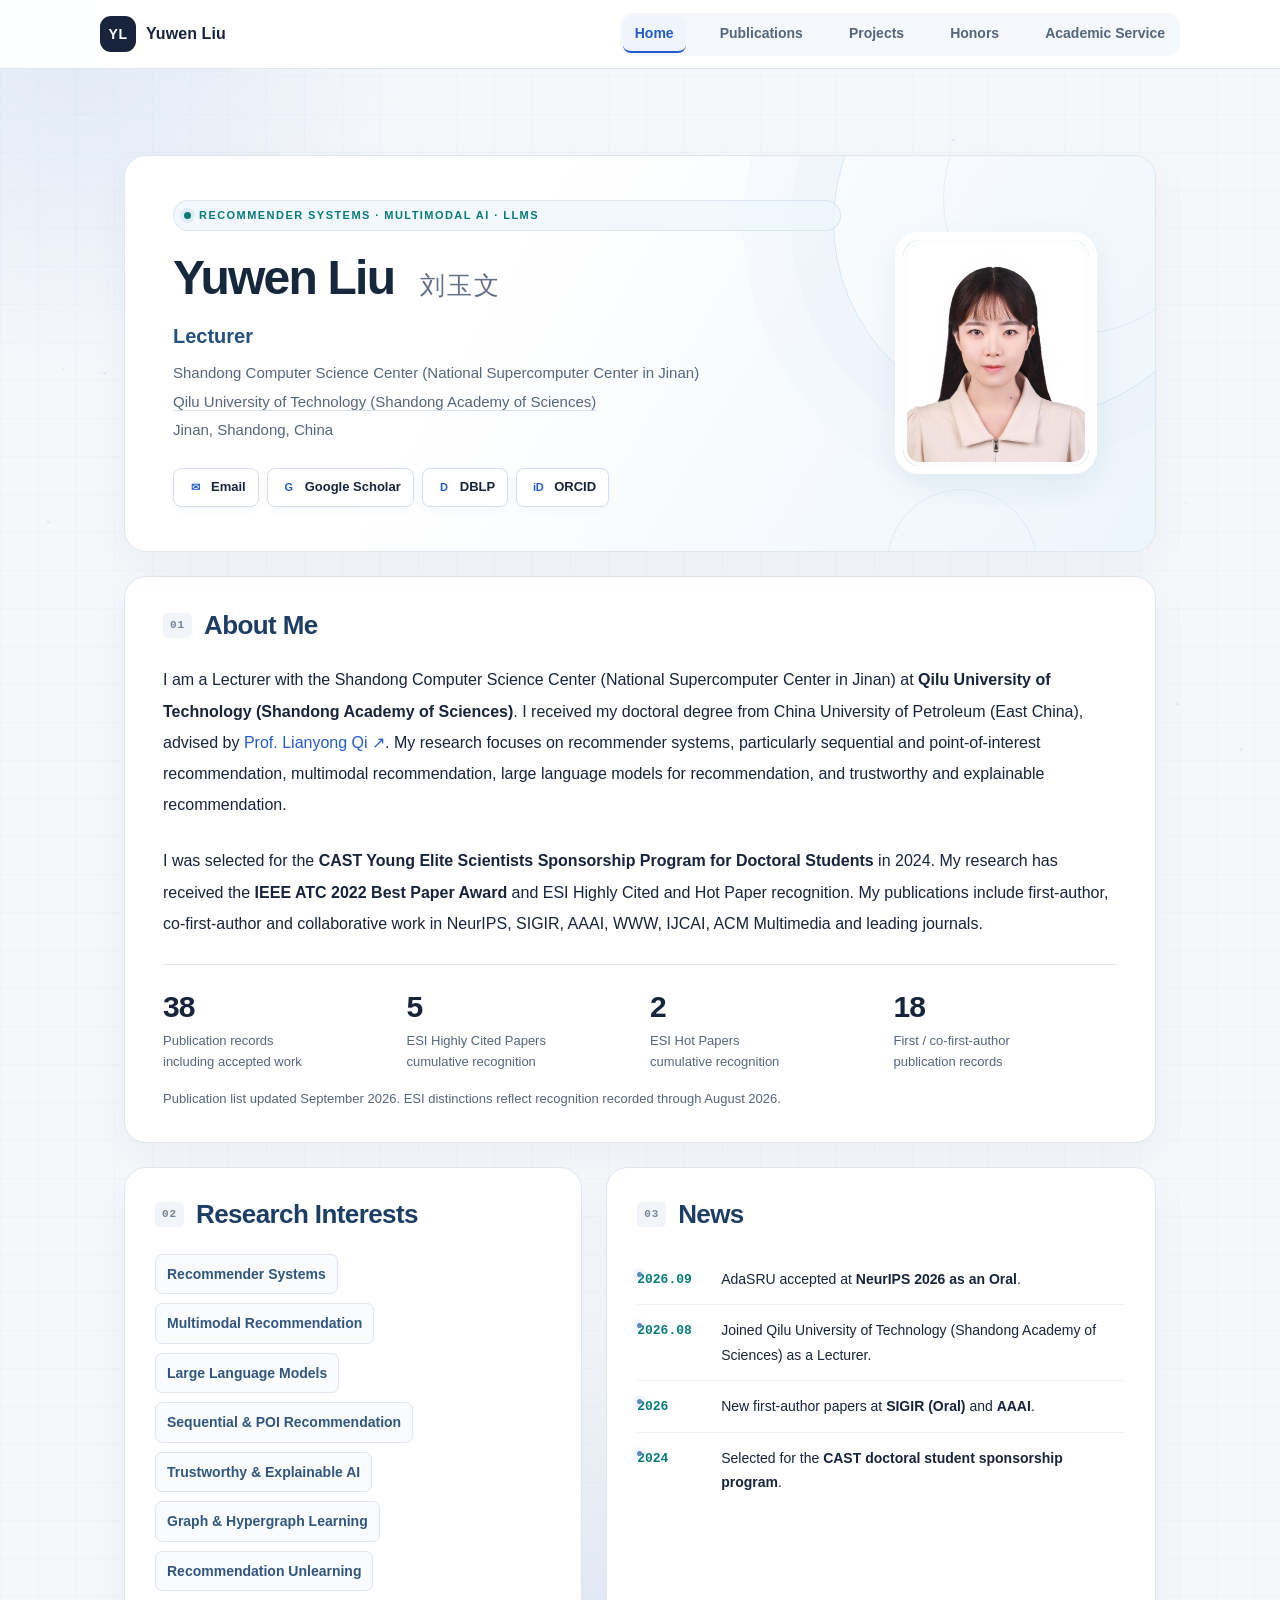
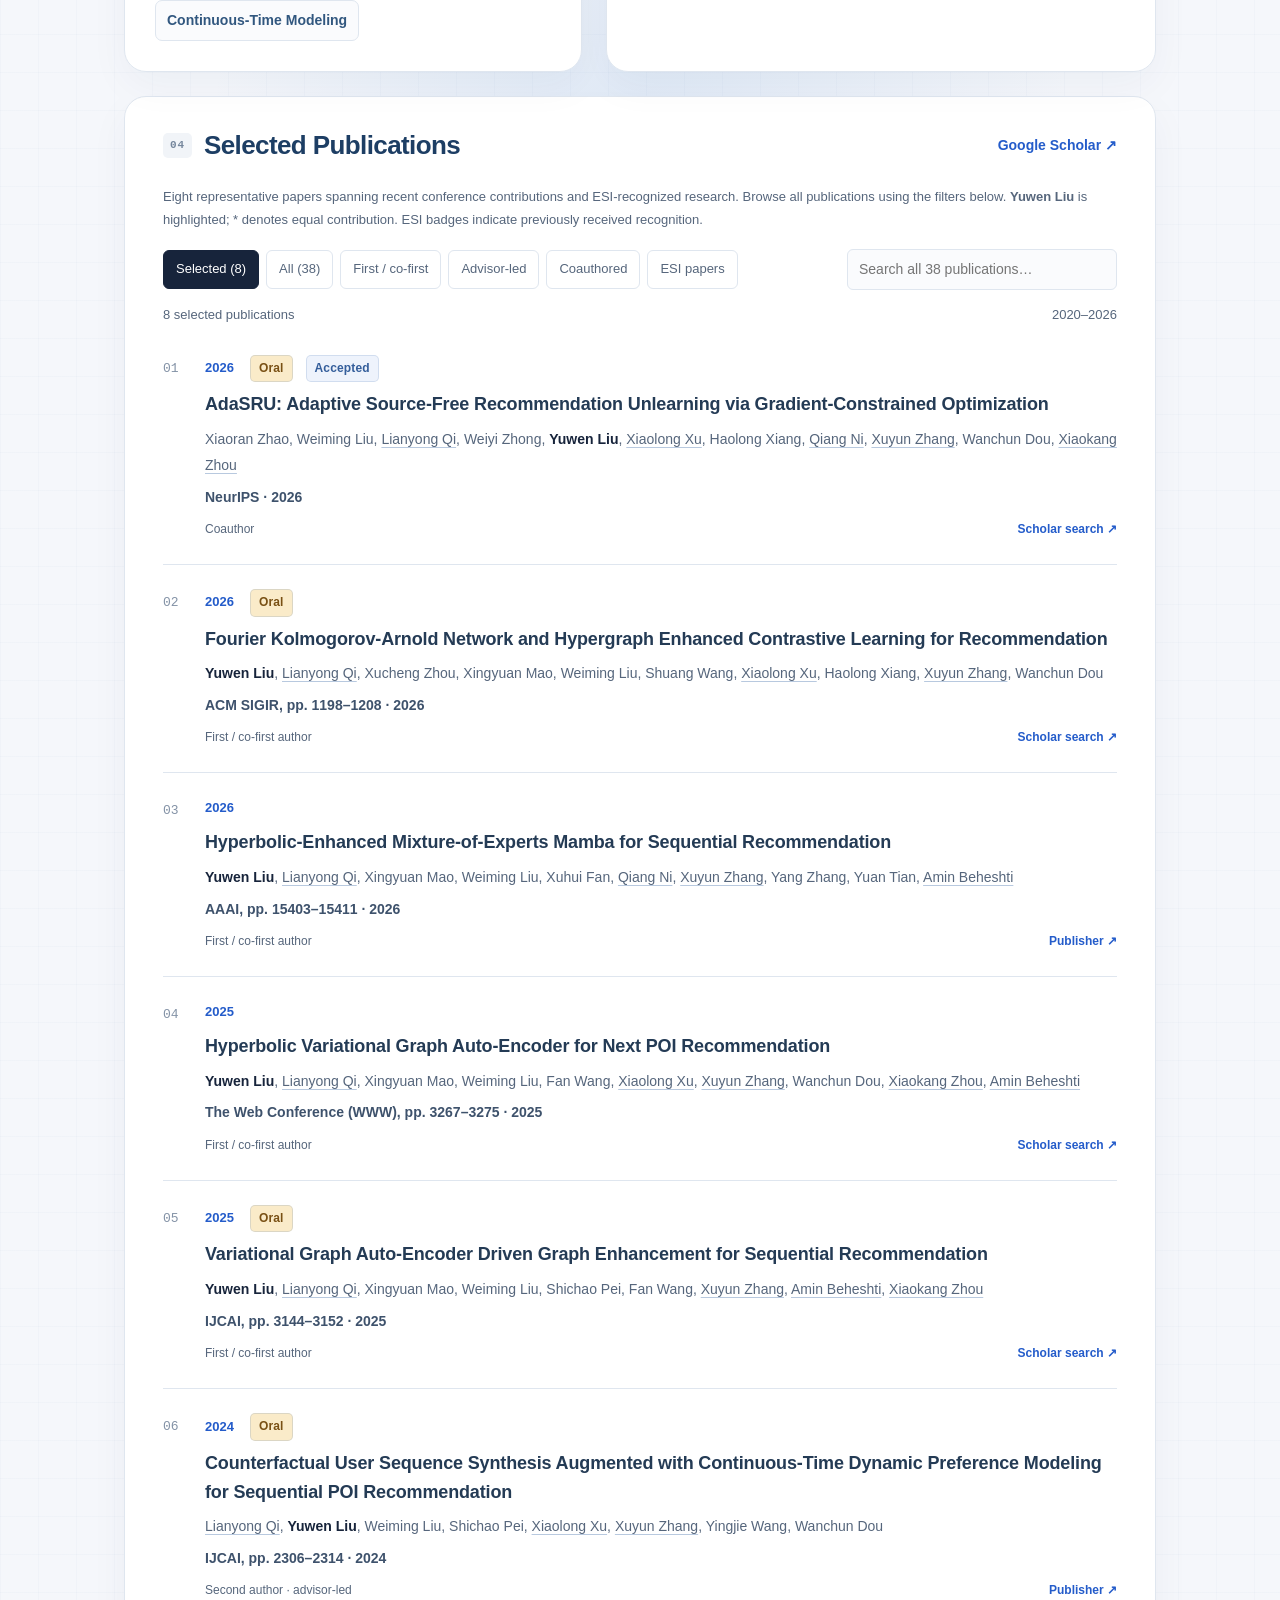
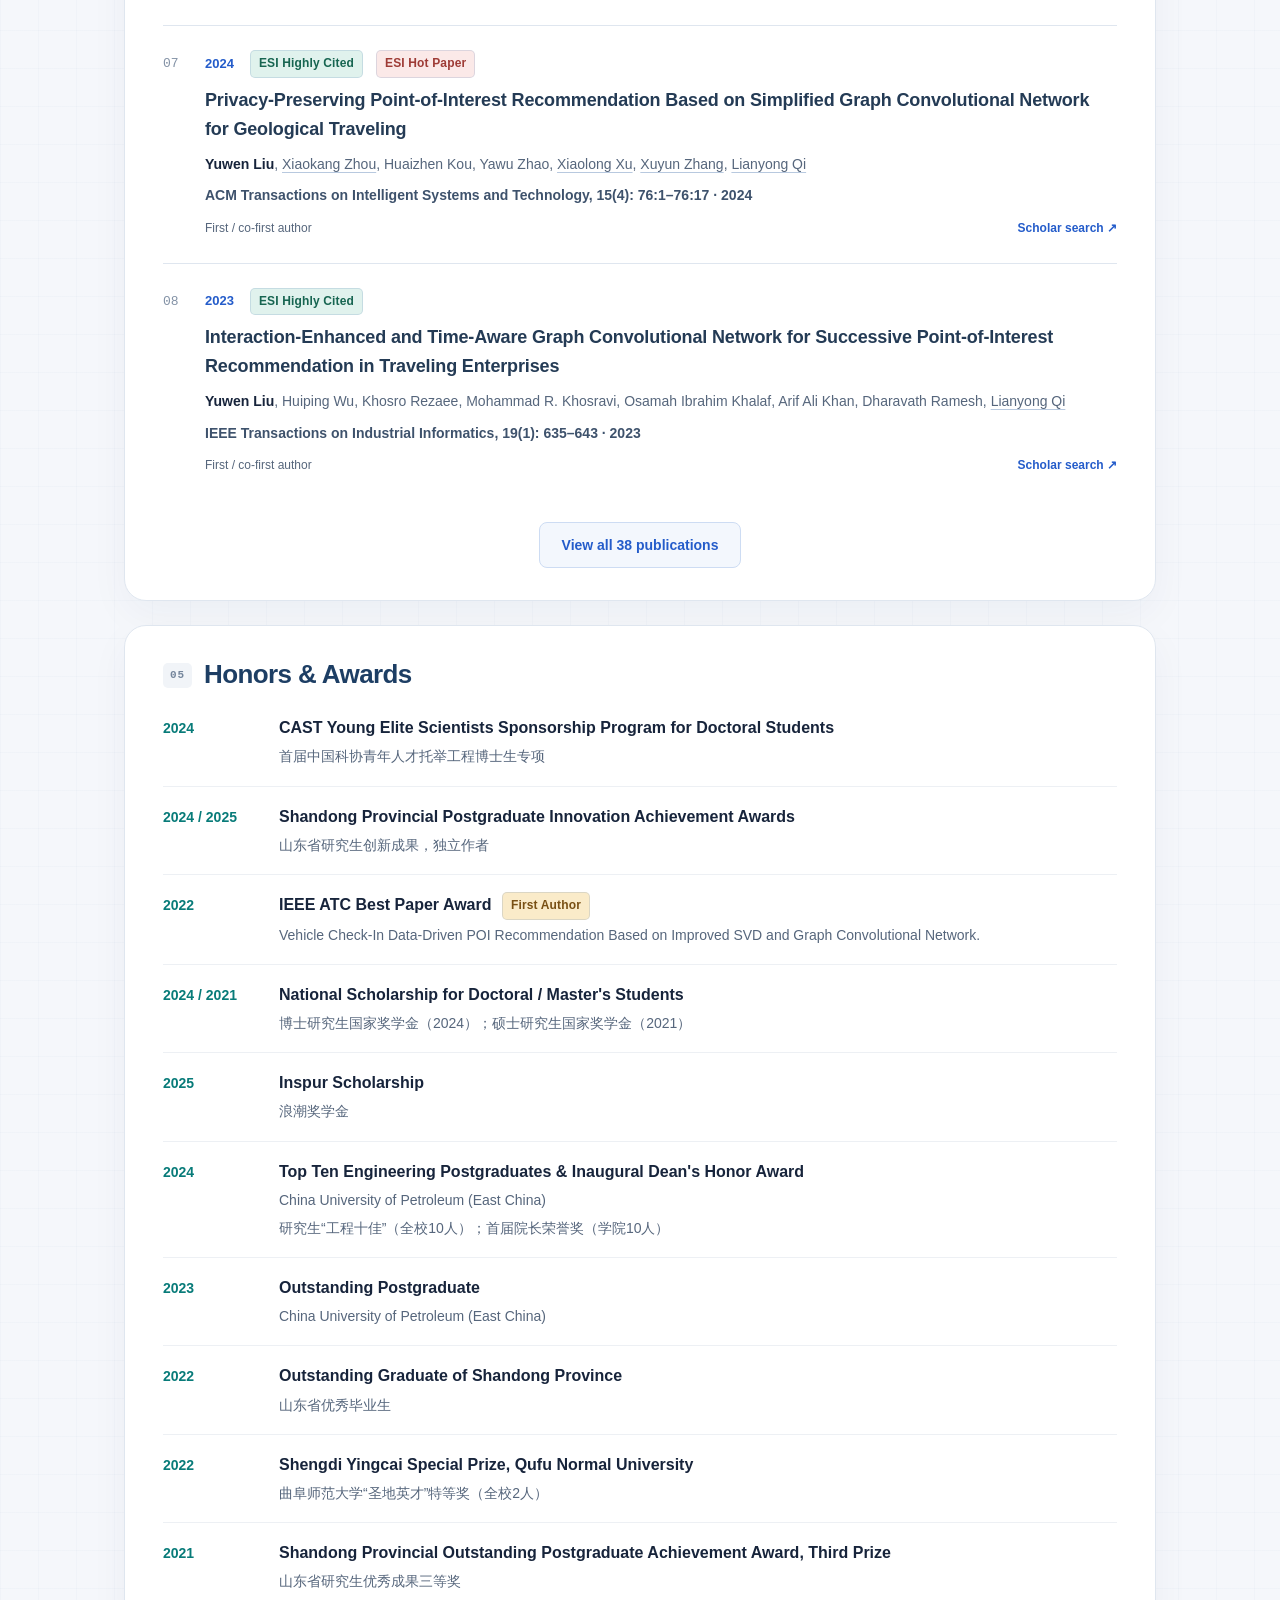
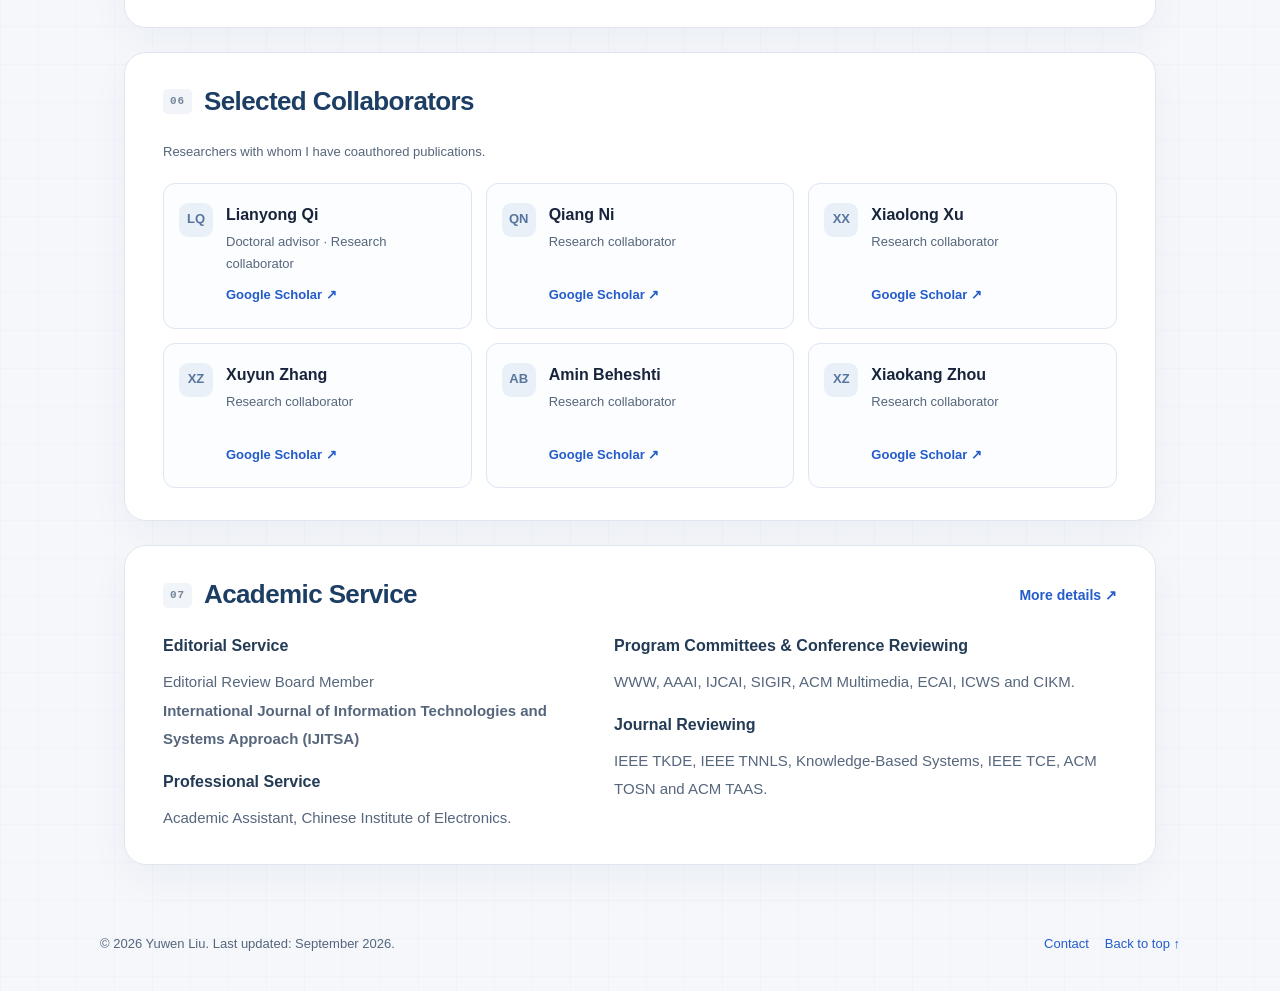
<file: index.html>
<!doctype html>
<html lang="en">
<head>
<meta charset="utf-8">
<meta name="viewport" content="width=device-width, initial-scale=1">
<meta name="description" content="Yuwen Liu (刘玉文), Lecturer at Qilu University of Technology (Shandong Academy of Sciences). Recommender systems, multimodal AI, large language models and trustworthy recommendation.">
<meta name="keywords" content="Yuwen Liu, 刘玉文, recommender systems, multimodal recommendation, large language models, Qilu University of Technology">
<meta name="theme-color" content="#f5f7fb">
<title>Home | Yuwen Liu</title>
<!-- Original appearance and mouse-interaction styles. Keep this before the overrides below. -->
<link rel="stylesheet" href="css/style.css">
<!-- Single-file homepage. Keep your existing portrait at images/yuwen.jpg.
     Publication layout and filtering are included below.
     Original mouse effects use the existing css/style.css and js/site.js in your repository.
     Source: the owner's August 2026 publication/award list and September 2026 NeurIPS decision screenshot.
     ESI badges record previously received recognition, not a live ESI database query.
     No unpublished paper URL or unverified CCF/CAS classification is invented here.
     Eight selected works: NeurIPS 2026, SIGIR 2026, AAAI 2026, WWW 2025, IJCAI 2025,
     IJCAI 2024, TIST ESI Hot/Highly Cited, and TII ESI Highly Cited.
     Oral labels for SIGIR and both IJCAI papers were confirmed by the owner in September 2026.
     To add a publication: copy a .publication item, update its text, id, data-tags and data-year.
     Update the research snapshot and footer dates when editing the publication records.
-->
<style>
:root{--bg:#f5f7fb;--paper:#fff;--ink:#17243b;--muted:#56667c;--blue:#245cca;--teal:#087b79;--border:#dfe6ef;--gold:#916018;--shadow:0 14px 40px rgba(30,53,85,.045);--radius:22px}
*{box-sizing:border-box}html{scroll-behavior:smooth;scroll-padding-top:92px}body{margin:0;background:var(--bg);color:var(--ink);font-family:Inter,-apple-system,BlinkMacSystemFont,"Segoe UI",Arial,"Microsoft YaHei",sans-serif;font-size:16px;line-height:1.75}a{color:var(--blue);text-decoration:none}a:hover{text-decoration:underline}button,input{font:inherit}button,a,input,summary{-webkit-tap-highlight-color:transparent}a:focus-visible,button:focus-visible,input:focus-visible,summary:focus-visible{outline:3px solid #1f6bdd;outline-offset:5px}button{cursor:pointer}h1,h2,h3,p{margin-top:0}h2{font-size:26px;letter-spacing:-.6px;margin-bottom:0;line-height:1.3}h3{line-height:1.5}p{margin-bottom:16px}[hidden]{display:none!important}.container{width:min(1120px,calc(100% - 48px));margin-inline:auto}.skip-link{position:fixed;left:16px;top:-70px;background:white;padding:10px;z-index:30}.skip-link:focus{top:12px}.site-header{position:sticky;top:0;z-index:20;border-bottom:1px solid var(--border);background:rgba(255,255,255,.96);backdrop-filter:blur(16px)}.nav-shell{min-height:76px;display:flex;align-items:center;justify-content:space-between;gap:24px}.brand{display:flex;align-items:center;gap:10px;color:var(--ink);font-weight:750;white-space:nowrap}.brand:hover{text-decoration:none}.brand-mark{background:var(--ink);color:#fff;width:36px;height:36px;display:grid;place-items:center;border-radius:11px;font-size:14px;letter-spacing:.5px}.nav-links{display:flex;gap:25px;align-items:center;font-size:13px;font-weight:650}.nav-links a{color:var(--muted);padding:24px 0;border-bottom:2px solid transparent}.nav-links a.active{color:var(--blue);border-color:var(--blue)}.menu-button{display:none;border:1px solid var(--border);background:white;border-radius:8px;padding:6px 12px}.hero{position:relative;isolation:isolate;display:grid;grid-template-columns:minmax(0,1fr) 222px;align-items:center;gap:44px;margin:38px 0 20px;padding:44px 48px;overflow:hidden;background:linear-gradient(120deg,#fff 35%,#edf5fc);border:1px solid var(--border);border-radius:var(--radius);box-shadow:var(--shadow)}.hero:after{content:"";position:absolute;z-index:-1;right:-70px;top:-130px;width:390px;height:390px;border:1px solid #d6e3f4;border-radius:50%;box-shadow:0 0 0 42px #e3edf744,0 0 0 90px #e8f0f744}.eyebrow{font-size:11px;letter-spacing:1.45px;text-transform:uppercase;font-weight:750;color:var(--teal);display:flex;gap:8px;align-items:center;margin-bottom:19px}.eyebrow-dot{width:7px;height:7px;background:var(--teal);border-radius:50%}.name{font-size:48px;letter-spacing:-1.8px;line-height:1.15;margin-bottom:14px}.cn-name{font-size:25px;letter-spacing:2px;font-weight:500;margin-left:14px;white-space:nowrap}.role{font-weight:650;font-size:20px;margin-bottom:5px}.affiliation{font-size:14px;color:var(--muted);line-height:1.9}.affiliation a{color:inherit}.contact-row{display:flex;flex-wrap:wrap;gap:8px;margin-top:23px}.contact-chip{display:flex;align-items:center;gap:7px;background:white;border:1px solid #d5deeb;padding:7px 12px;border-radius:8px;font-size:12px;font-weight:650;color:var(--ink)}.contact-chip:hover{border-color:#83a6df;background:#f6f9ff;text-decoration:none}.chip-icon{color:var(--blue);font-weight:800}.portrait-wrap{width:202px;height:242px;position:relative;margin:auto;background:linear-gradient(130deg,#dce9f8,#d5efed);border:8px solid white;border-radius:24px;box-shadow:0 10px 30px #234a6a13;overflow:hidden}.portrait-fallback{position:absolute;inset:0;display:grid;place-items:center;color:#507895;font-size:58px;letter-spacing:-3px}.portrait{position:relative;display:block;width:100%;height:100%;object-fit:cover;object-position:center 25%;background:#e8eff5}.latest{display:flex;align-items:center;gap:20px;padding:20px 26px;border:1px solid #e8d9b7;border-radius:16px;background:#fffaf0}.latest-label{display:flex;flex-direction:column;align-items:flex-start;white-space:nowrap;gap:4px}.latest-label strong{font-size:14px}.latest p{margin:0;font-size:14px;line-height:1.7}.latest a{color:var(--ink);font-weight:650}.badge{display:inline-flex;align-items:center;padding:2px 8px;border-radius:5px;background:#eef3fc;color:#345e9b;font-size:10px;font-weight:750;letter-spacing:.15px;line-height:1.8}.badge.gold{background:#faebc9;color:#795014}.badge.teal{background:#e0f2ed;color:#176551}.badge.red{background:#fbe9e8;color:#9e3b36}.quick-nav{display:flex;flex-wrap:wrap;gap:8px 24px;padding:22px 3px 8px;font-size:12px;color:var(--muted)}.quick-nav a{color:var(--muted)}.section{margin-top:24px;padding:32px 38px;background:var(--paper);border:1px solid var(--border);border-radius:var(--radius);box-shadow:var(--shadow)}.section-heading{display:flex;align-items:center;gap:12px;margin-bottom:22px}.section-number{font:600 11px/1.2 ui-monospace,SFMono-Regular,Consolas,monospace;color:#75869c;background:#f1f4f8;padding:6px 7px;border-radius:5px}.about-text{font-size:15px;line-height:1.95;margin-bottom:25px}.stats{display:grid;grid-template-columns:repeat(4,1fr);border-top:1px solid var(--border);padding-top:22px;gap:20px}.stat strong{display:block;font-size:30px;letter-spacing:-1px;line-height:1.3}.stat span{display:block;color:var(--muted);font-size:11px;line-height:1.5;margin-top:5px}.section-note{font-size:11px;color:var(--muted);margin:14px 0 0}.interest-list{list-style:none;display:flex;flex-wrap:wrap;gap:10px;margin:0;padding:0}.interest-list li{padding:8px 14px;border:1px solid var(--border);border-radius:7px;font-size:13px;background:#fafbfd}.news-list{padding:0;list-style:none;margin:0}.news-list li{display:grid;grid-template-columns:85px minmax(0,1fr);gap:16px;padding:13px 0;border-bottom:1px solid #edf0f4;font-size:14px}.news-list li:last-child{border:0;padding-bottom:0}.news-date{font:600 12px/1.8 ui-monospace,SFMono-Regular,Consolas,monospace;color:var(--teal);padding-top:1px}.tools-row{display:flex;gap:12px;align-items:center;justify-content:space-between;flex-wrap:wrap;margin-bottom:14px}.filters{display:flex;gap:7px;flex-wrap:wrap}.filter{padding:6px 11px;font-size:11px;border:1px solid var(--border);border-radius:6px;background:white;color:var(--muted)}.filter[aria-pressed="true"]{background:var(--ink);color:white;border-color:var(--ink)}.search-wrap{flex:1;min-width:180px;max-width:270px}.search-wrap input{width:100%;border:1px solid var(--border);border-radius:6px;padding:7px 11px;font-size:12px;color:var(--ink);background:#fafbfd}.results-line{font-size:11px;color:var(--muted);display:flex;justify-content:space-between;gap:12px;margin-bottom:4px}.publications{list-style:none;padding:0;margin:0}.publication{display:grid;grid-template-columns:25px minmax(0,1fr);gap:17px;padding:24px 0;border-bottom:1px solid var(--border);scroll-margin-top:95px}.publication:last-child{border:0}.pub-index{font:500 11px/1.9 ui-monospace,SFMono-Regular,Consolas,monospace;color:#8392a6;padding-top:2px}.pub-top{display:flex;gap:7px;align-items:center;flex-wrap:wrap;margin-bottom:8px}.pub-year{font-size:11px;font-weight:750;color:var(--blue);margin-right:3px}.publication h3{font-size:16px;font-weight:700;margin-bottom:8px;letter-spacing:-.15px}.authors{color:var(--muted);font-size:12px;line-height:1.8;margin-bottom:6px}.authors strong{color:var(--ink)}.authors a{color:inherit;text-decoration:underline;text-decoration-color:#b8c9df;text-underline-offset:3px}.venue{font-size:12px;font-weight:600;margin-bottom:9px;color:#3e526c}.pub-bottom{display:flex;justify-content:space-between;align-items:center;gap:10px;font-size:10px;color:var(--muted)}.pub-bottom a{font-weight:650;white-space:nowrap}.show-more{display:block;margin:22px auto 0;padding:10px 22px;background:#f3f7fd;color:var(--blue);font-weight:650;font-size:12px;border:1px solid #cddcf3;border-radius:8px}.empty{padding:30px 0;color:var(--muted);font-size:14px}.award-list{list-style:none;margin:0;padding:0}.award-list li{display:grid;grid-template-columns:100px minmax(0,1fr);gap:16px;border-bottom:1px solid #edf0f4;padding:16px 0}.award-list li:first-child{padding-top:0}.award-list li:last-child{border:0;padding-bottom:0}.award-year{font-size:12px;color:var(--teal);font-weight:650;padding-top:2px}.award-body strong{display:block;font-size:14px;font-weight:650;line-height:1.7}.award-body small{display:block;font-size:12px;color:var(--muted);line-height:1.65;margin-top:3px}.award-feature{background:#fbf7ed;padding:16px!important;border-radius:10px;margin-bottom:3px;border:1px solid #eee3cb!important}.people-grid{display:grid;grid-template-columns:repeat(3,1fr);gap:14px}.person{display:flex;align-items:flex-start;gap:13px;border:1px solid var(--border);padding:19px 15px;border-radius:12px;color:var(--ink);background:#fcfdff}.person:hover{border-color:#89a9d9;background:#f6f9fe;text-decoration:none}.person-mark{width:34px;height:34px;flex-shrink:0;border-radius:9px;display:grid;place-items:center;background:#eaf0f8;color:#56759e;font-size:11px;font-weight:750}.person strong{font-size:13px;display:block;line-height:1.5}.person small{display:block;font-size:10px;color:var(--muted);line-height:1.6;min-height:32px;margin:4px 0}.scholar-label{font-size:10px;color:var(--blue);font-weight:650}.service-grid{display:grid;grid-template-columns:1fr 1.2fr;gap:32px}.service-grid h3{font-size:14px;margin-bottom:10px}.service-grid p{font-size:13px;color:var(--muted);line-height:1.9}.service-grid p:last-child{margin-bottom:0}.section-link{font-size:12px;font-weight:650;margin-left:auto}.site-footer{padding:28px 0 35px;font-size:11px;color:var(--muted);display:flex;justify-content:space-between;gap:20px}.page-end{display:flex;gap:16px}.noscript-note{color:var(--muted);font-size:12px}
@media(min-width:900px){.two-col{display:grid;grid-template-columns:1fr 1.2fr;gap:24px}.two-col .section{padding:30px}.two-col .interest-list{gap:9px}.two-col .interest-list li{font-size:12px;padding:7px 11px}.two-col .news-list li{font-size:12px;grid-template-columns:69px 1fr;gap:9px}}
@media(max-width:850px){.nav-links{gap:15px;font-size:11px}.hero{padding:35px 30px;gap:24px;grid-template-columns:minmax(0,1fr) 170px}.portrait-wrap{width:166px;height:208px}.name{font-size:39px}.cn-name{font-size:21px;margin-left:8px}.eyebrow{font-size:9px}.people-grid{grid-template-columns:repeat(2,1fr)}.section{padding:28px}}
@media(max-width:640px){html{scroll-padding-top:75px}.container{width:calc(100% - 28px)}.nav-shell{min-height:64px;flex-wrap:wrap;gap:0;padding-top:12px;padding-bottom:12px}.brand{font-size:14px}.brand-mark{width:31px;height:31px;font-size:12px}.menu-button{display:block;font-size:12px}.nav-links{width:100%;display:flex;flex-wrap:wrap;gap:0 18px;margin-top:9px}.nav-links a{padding:8px 0;font-size:11px}.hero{margin-top:20px;display:flex;flex-direction:column-reverse;align-items:flex-start;gap:24px;padding:28px 24px}.portrait-wrap{margin:0;width:115px;height:138px;border-width:5px;border-radius:16px}.hero:after{width:300px;height:300px;right:-110px;top:-70px}.name{font-size:37px}.cn-name{font-size:21px}.role{font-size:18px}.affiliation{font-size:12px}.eyebrow{font-size:9px;letter-spacing:.8px;line-height:1.7;margin-bottom:15px}.contact-chip{font-size:11px;padding:7px 10px}.latest{padding:18px;display:block}.latest-label{flex-direction:row;align-items:center;gap:10px;margin-bottom:9px}.latest p{font-size:12px}.quick-nav{gap:7px 18px;padding-top:17px;font-size:11px}.section{padding:24px 20px;margin-top:18px;border-radius:17px}h2{font-size:22px}.section-heading{gap:9px;margin-bottom:18px}.about-text{font-size:13px}.stats{grid-template-columns:repeat(2,1fr);gap:20px}.stat strong{font-size:28px}.interest-list li{font-size:11px;padding:7px 10px}.news-list li{font-size:12px;gap:12px;grid-template-columns:67px 1fr}.news-date{font-size:10px}.search-wrap{max-width:none;width:100%}.publication{grid-template-columns:19px minmax(0,1fr);gap:9px;padding:22px 0}.publication h3{font-size:14px}.authors,.venue{font-size:11px}.pub-bottom{font-size:9px}.award-list li{grid-template-columns:66px minmax(0,1fr);gap:10px}.award-year{font-size:10px}.award-body strong{font-size:12px}.award-body small{font-size:11px}.award-feature{padding:12px!important}.people-grid{grid-template-columns:1fr}.person{padding:15px}.person small{min-height:0}.service-grid{grid-template-columns:1fr;gap:20px}.section-link{font-size:10px}.site-footer{font-size:10px;flex-direction:column;gap:6px}.results-line{font-size:10px}.section-note{font-size:10px}}
@media(prefers-reduced-motion:reduce){html{scroll-behavior:auto}}
@media print{.site-header,.quick-nav,.tools-row,.show-more,.skip-link,.pub-bottom a,.section-link{display:none!important}body{background:#fff;font-size:10pt}.container{width:100%}.hero,.section,.latest{box-shadow:none;break-inside:avoid;margin-top:14px;padding:18px}.publication[hidden]{display:grid!important}.publication{break-inside:avoid}.section:has(.publications){break-inside:auto}.site-footer{padding-bottom:0}.people-grid{grid-template-columns:repeat(3,1fr)}a{color:inherit}}
/* Keep decorative interaction layers behind the page and outside the hero grid. */
body.home-page{isolation:isolate}
#ambient-network{position:fixed;inset:0;width:100%;height:100%;pointer-events:none;z-index:-1}
.page-glow{pointer-events:none;z-index:-1}
.hero-decoration{position:absolute;pointer-events:none;z-index:-1}
@media print{#ambient-network,.page-glow,.hero-decoration{display:none!important}}

/* September 2026 revision: plain original-style navigation and more readable text. */
body.home-page{font-size:17px}
.home-page .site-header{position:sticky;top:0;width:100%;margin:0;padding:0;border:0;border-bottom:1px solid var(--border);border-radius:0;box-shadow:none;background:rgba(255,255,255,.96)}
.home-page .nav-shell{width:min(1120px,calc(100% - 48px));min-height:76px;margin:0 auto;padding:0;border:0;border-radius:0;box-shadow:none;background:transparent}
.home-page .brand{display:flex;align-items:center;gap:10px;margin:0;padding:0;border:0;border-radius:0;box-shadow:none;background:transparent;transform:none;font-size:16px}
.home-page .brand-mark{width:36px;height:36px;min-width:36px;display:grid;place-items:center;border:0;border-radius:11px;background:var(--ink);color:#fff;font-size:14px;box-shadow:none;transform:none}
.home-page .brand-text{font-size:16px;color:var(--ink);font-weight:750}
.home-page .nav-links{font-size:14px;gap:22px}
.home-page .affiliation{font-size:15px}
.home-page .contact-chip{font-size:13px}
.home-page .about-text{font-size:16px;line-height:1.95}
.home-page .stat span{font-size:13px;line-height:1.6}
.home-page .section-note{font-size:13px;line-height:1.8}
.home-page .interest-list li{font-size:14px}
.home-page .news-list li{font-size:15px}
.home-page .news-date{font-size:13px}
.home-page .filter{font-size:13px;padding:7px 12px}
.home-page .search-wrap input{font-size:14px}
.home-page .results-line{font-size:13px}
.home-page .publication h3{font-size:18px;line-height:1.6}
.home-page .authors{font-size:14px;line-height:1.85}
.home-page .venue{font-size:14px;line-height:1.8}
.home-page .pub-year,.home-page .pub-index{font-size:13px}
.home-page .pub-bottom{font-size:12px}
.home-page .badge{font-size:12px}
.home-page .show-more{font-size:14px}
.home-page .award-year{font-size:14px}
.home-page .award-body strong{font-size:16px}
.home-page .award-body small{font-size:14px;line-height:1.8}
.home-page .person strong{font-size:16px}
.home-page .person small{font-size:13px;line-height:1.7;min-height:44px}
.home-page .person-mark{font-size:13px}
.home-page .scholar-label{font-size:13px}
.home-page .service-grid h3{font-size:16px}
.home-page .service-grid p{font-size:15px}
.home-page .section-link{font-size:14px}
.home-page .site-footer{font-size:13px}
@media(min-width:900px){
 .home-page .two-col .interest-list li{font-size:14px}
 .home-page .two-col .news-list li{font-size:14px;grid-template-columns:75px minmax(0,1fr)}
}
@media(max-width:850px){
 .home-page .nav-links{font-size:12px;gap:14px}
}
@media(max-width:640px){
 .home-page .nav-shell{width:calc(100% - 28px);min-height:64px;padding:12px 0}
 .home-page .brand,.home-page .brand-text{font-size:14px}
 .home-page .brand-mark{width:31px;height:31px;min-width:31px;font-size:12px}
 .home-page .nav-links a{font-size:12px}
 .home-page .affiliation{font-size:14px}
 .home-page .about-text{font-size:15px}
 .home-page .contact-chip{font-size:12px}
 .home-page .interest-list li{font-size:13px}
 .home-page .news-list li{font-size:14px;grid-template-columns:70px minmax(0,1fr)}
 .home-page .news-date{font-size:12px}
 .home-page .publication h3{font-size:16px}
 .home-page .authors,.home-page .venue{font-size:13px}
 .home-page .pub-bottom{flex-wrap:wrap;font-size:12px}
 .home-page .pub-year,.home-page .pub-index{font-size:12px}
 .home-page .badge{font-size:11px}
 .home-page .award-list li{grid-template-columns:72px minmax(0,1fr)}
 .home-page .award-year{font-size:12px}
 .home-page .award-body strong{font-size:15px}
 .home-page .award-body small{font-size:13px}
 .home-page .person small{min-height:0}
 .home-page .section-link{font-size:12px}
 .home-page .section-note,.home-page .results-line,.home-page .site-footer{font-size:12px}
}

/* Compact navigation tabs, matching the low-profile navigation on the other pages. */
.home-page .nav-shell{min-height:68px}
.home-page .nav-links{align-items:center;align-self:center}
.home-page .nav-links a,
.home-page .nav-links a.active,
.home-page .nav-links a[aria-current="page"]{
 display:inline-flex;align-items:center;justify-content:center;align-self:center;
 height:auto;min-height:0;max-height:none;margin:0;padding:7px 12px;
 line-height:1.5;border:0;border-bottom:2px solid transparent;border-radius:8px;
 box-shadow:none;transform:none;background:transparent;
}
.home-page .nav-links a.active,
.home-page .nav-links a[aria-current="page"]{color:var(--blue);background:#f0f5fd;border-bottom-color:var(--blue)}
.home-page .nav-links a::before,
.home-page .nav-links a::after{content:none;display:none}
.home-page .nav-links a:hover{background:#f3f6fb;text-decoration:none;transform:none;box-shadow:none}
@media(max-width:640px){
 .home-page .nav-shell{min-height:64px}
 .home-page .nav-links{gap:6px 8px}
 .home-page .nav-links a{padding:6px 10px}
}
</style>
</head>
<body class="home-page" id="top">
<canvas id="ambient-network" aria-hidden="true"></canvas>
<div class="page-glow" aria-hidden="true"></div>
<a class="skip-link" href="#main">Skip to content</a>
<header class="site-header"><nav class="nav-shell container" aria-label="Primary navigation">
<a class="brand" href="index.html"><span class="brand-mark">YL</span><span class="brand-text">Yuwen Liu</span></a>
<button class="menu-button" id="menu-toggle" aria-controls="primary-links" aria-expanded="true" hidden>Menu</button>
<div class="nav-links" id="primary-links"><a href="index.html" class="active" aria-current="page">Home</a><a href="publications.html">Publications</a><a href="projects.html">Projects</a><a href="honors.html">Honors</a><a href="service.html">Academic Service</a></div>
</nav></header>
<main class="container" id="main">
<section class="hero hero-card" id="hero-card" aria-labelledby="name">
<div class="hero-decoration hero-decoration-one" aria-hidden="true"></div>
<div class="hero-decoration hero-decoration-two" aria-hidden="true"></div>
<div class="hero-copy"><div class="eyebrow"><span class="eyebrow-dot"></span>Recommender Systems · Multimodal AI · LLMs</div>
<h1 class="name" id="name">Yuwen Liu <span class="cn-name" lang="zh-CN">刘玉文</span></h1>
<p class="role">Lecturer</p><p class="affiliation">Shandong Computer Science Center (National Supercomputer Center in Jinan)<br><a href="https://www.qlu.edu.cn/" target="_blank" rel="noopener noreferrer">Qilu University of Technology (Shandong Academy of Sciences)</a><br>Jinan, Shandong, China</p>
<div class="contact-row"><a class="contact-chip" href="mailto:yuwenliu97@gmail.com"><span class="chip-icon" aria-hidden="true">✉</span>Email</a><a class="contact-chip" href="https://scholar.google.com/citations?user=IBhXvD8AAAAJ&amp;hl=en" target="_blank" rel="noopener noreferrer"><span class="chip-icon" aria-hidden="true">G</span>Google Scholar</a><a class="contact-chip" href="https://dblp.org/pid/141/4661-3.html" target="_blank" rel="noopener noreferrer"><span class="chip-icon" aria-hidden="true">D</span>DBLP</a><a class="contact-chip" href="https://orcid.org/0000-0002-4911-5744" target="_blank" rel="noopener noreferrer"><span class="chip-icon" aria-hidden="true">iD</span>ORCID</a></div></div>
<div class="portrait-wrap"><div class="portrait-ring" aria-hidden="true"></div><span class="portrait-fallback" aria-hidden="true">YL</span><img class="portrait" src="images/yuwen.jpg" width="202" height="242" alt="Portrait of Yuwen Liu" onerror="this.hidden=true"></div>
</section>
<section class="section" id="about"><div class="section-heading"><span class="section-number">01</span><h2>About Me</h2></div>
<p class="about-text">I am a Lecturer with the Shandong Computer Science Center (National Supercomputer Center in Jinan) at <strong>Qilu University of Technology (Shandong Academy of Sciences)</strong>. I received my doctoral degree from China University of Petroleum (East China), advised by <a href="https://scholar.google.com/citations?user=pxNRRsAAAAAJ&amp;hl=en" target="_blank" rel="noopener noreferrer">Prof. Lianyong Qi ↗</a>. My research focuses on recommender systems, particularly sequential and point-of-interest recommendation, multimodal recommendation, large language models for recommendation, and trustworthy and explainable recommendation.</p>
<p class="about-text">I was selected for the <strong>CAST Young Elite Scientists Sponsorship Program for Doctoral Students</strong> in 2024. My research has received the <strong>IEEE ATC 2022 Best Paper Award</strong> and ESI Highly Cited and Hot Paper recognition. My publications include first-author, co-first-author and collaborative work in NeurIPS, SIGIR, AAAI, WWW, IJCAI, ACM Multimedia and leading journals.</p>
<div class="stats" aria-label="Research snapshot"><div class="stat"><strong>38</strong><span>Publication records<br>including accepted work</span></div><div class="stat"><strong>5</strong><span>ESI Highly Cited Papers<br>cumulative recognition</span></div><div class="stat"><strong>2</strong><span>ESI Hot Papers<br>cumulative recognition</span></div><div class="stat"><strong>18</strong><span>First / co-first-author<br>publication records</span></div></div>
<p class="section-note">Publication list updated September 2026. ESI distinctions reflect recognition recorded through August 2026.</p></section>
<div class="two-col"><section class="section" id="research"><div class="section-heading"><span class="section-number">02</span><h2>Research Interests</h2></div><ul class="interest-list"><li>Recommender Systems</li><li>Multimodal Recommendation</li><li>Large Language Models</li><li>Sequential &amp; POI Recommendation</li><li>Trustworthy &amp; Explainable AI</li><li>Graph &amp; Hypergraph Learning</li><li>Recommendation Unlearning</li><li>Continuous-Time Modeling</li></ul></section>
<section class="section" id="news"><div class="section-heading"><span class="section-number">03</span><h2>News</h2></div><ul class="news-list"><li><span class="news-date">2026.09</span><span>AdaSRU accepted at <strong>NeurIPS 2026 as an Oral</strong>.</span></li><li><span class="news-date">2026.08</span><span>Joined Qilu University of Technology (Shandong Academy of Sciences) as a Lecturer.</span></li><li><span class="news-date">2026</span><span>New first-author papers at <strong>SIGIR (Oral)</strong> and <strong>AAAI</strong>.</span></li><li><span class="news-date">2024</span><span>Selected for the <strong>CAST doctoral student sponsorship program</strong>.</span></li></ul></section></div>
<section class="section" id="publications"><div class="section-heading"><span class="section-number">04</span><h2 id="publication-heading">Selected Publications</h2><a class="section-link" href="https://scholar.google.com/citations?user=IBhXvD8AAAAJ&amp;hl=en" target="_blank" rel="noopener noreferrer">Google Scholar ↗</a></div>
<p class="section-note" style="margin:0 0 18px">Eight representative papers spanning recent conference contributions and ESI-recognized research. Browse all publications using the filters below. <strong>Yuwen Liu</strong> is highlighted; * denotes equal contribution. ESI badges indicate previously received recognition.</p>
<div class="tools-row" id="publication-tools" hidden><div class="filters" aria-label="Filter publications"><button class="filter" type="button" data-filter="selected" aria-pressed="true">Selected (8)</button><button class="filter" type="button" data-filter="all" aria-pressed="false">All (38)</button><button class="filter" type="button" data-filter="first" aria-pressed="false">First / co-first</button><button class="filter" type="button" data-filter="advisor" aria-pressed="false">Advisor-led</button><button class="filter" type="button" data-filter="coauthor" aria-pressed="false">Coauthored</button><button class="filter" type="button" data-filter="esi" aria-pressed="false">ESI papers</button></div><label class="search-wrap"><span class="sr-only" style="position:absolute;width:1px;height:1px;overflow:hidden;clip-path:inset(50%)">Search publications</span><input id="publication-search" type="search" placeholder="Search all 38 publications…" autocomplete="off"></label></div>
<div class="results-line"><span id="publication-count" role="status" aria-live="polite">38 publications · 8 selected</span><span>2020–2026</span></div>
<ol class="publications" id="publication-list"><li class="publication" data-selected-rank="1" data-tags="coauthor selected" data-year="2026" id="paper-1"><div class="pub-index">01</div><div class="pub-body"><div class="pub-top"><span class="pub-year">2026</span><span class="badge gold">Oral</span><span class="badge ">Accepted</span></div><h3>AdaSRU: Adaptive Source-Free Recommendation Unlearning via Gradient-Constrained Optimization</h3><p class="authors">Xiaoran Zhao, Weiming Liu, <a class="" href="https://scholar.google.com/citations?user=pxNRRsAAAAAJ&amp;hl=en" target="_blank" rel="noopener noreferrer">Lianyong Qi</a>, Weiyi Zhong, <strong>Yuwen Liu</strong>, <a class="" href="https://scholar.google.com/citations?user=Tyzef4sAAAAJ&amp;hl=en" target="_blank" rel="noopener noreferrer">Xiaolong Xu</a>, Haolong Xiang, <a class="" href="https://scholar.google.com/citations?user=Pg3lkkgAAAAJ&amp;hl=en" target="_blank" rel="noopener noreferrer">Qiang Ni</a>, <a class="" href="https://scholar.google.com/citations?user=wbF6HL8AAAAJ&amp;hl=en" target="_blank" rel="noopener noreferrer">Xuyun Zhang</a>, Wanchun Dou, <a class="" href="https://scholar.google.com/citations?user=jkNvIacAAAAJ&amp;hl=en" target="_blank" rel="noopener noreferrer">Xiaokang Zhou</a></p><p class="venue">NeurIPS · 2026</p><div class="pub-bottom"><span>Coauthor</span><a class="" href="https://scholar.google.com/scholar?q=%22AdaSRU%3A%20Adaptive%20Source-Free%20Recommendation%20Unlearning%20via%20Gradient-Constrained%20Optimization%22" target="_blank" rel="noopener noreferrer">Scholar search ↗</a></div></div></li>
<li class="publication" data-selected-rank="2" data-tags="first selected" data-year="2026" id="paper-2"><div class="pub-index">02</div><div class="pub-body"><div class="pub-top"><span class="pub-year">2026</span><span class="badge gold">Oral</span></div><h3>Fourier Kolmogorov-Arnold Network and Hypergraph Enhanced Contrastive Learning for Recommendation</h3><p class="authors"><strong>Yuwen Liu</strong>, <a class="" href="https://scholar.google.com/citations?user=pxNRRsAAAAAJ&amp;hl=en" target="_blank" rel="noopener noreferrer">Lianyong Qi</a>, Xucheng Zhou, Xingyuan Mao, Weiming Liu, Shuang Wang, <a class="" href="https://scholar.google.com/citations?user=Tyzef4sAAAAJ&amp;hl=en" target="_blank" rel="noopener noreferrer">Xiaolong Xu</a>, Haolong Xiang, <a class="" href="https://scholar.google.com/citations?user=wbF6HL8AAAAJ&amp;hl=en" target="_blank" rel="noopener noreferrer">Xuyun Zhang</a>, Wanchun Dou</p><p class="venue">ACM SIGIR, pp. 1198–1208 · 2026</p><div class="pub-bottom"><span>First / co-first author</span><a class="" href="https://scholar.google.com/scholar?q=%22Fourier%20Kolmogorov-Arnold%20Network%20and%20Hypergraph%20Enhanced%20Contrastive%20Learning%20for%20Recommendation%22" target="_blank" rel="noopener noreferrer">Scholar search ↗</a></div></div></li>
<li class="publication" data-selected-rank="3" data-tags="first selected" data-year="2026" id="paper-3"><div class="pub-index">03</div><div class="pub-body"><div class="pub-top"><span class="pub-year">2026</span></div><h3>Hyperbolic-Enhanced Mixture-of-Experts Mamba for Sequential Recommendation</h3><p class="authors"><strong>Yuwen Liu</strong>, <a class="" href="https://scholar.google.com/citations?user=pxNRRsAAAAAJ&amp;hl=en" target="_blank" rel="noopener noreferrer">Lianyong Qi</a>, Xingyuan Mao, Weiming Liu, Xuhui Fan, <a class="" href="https://scholar.google.com/citations?user=Pg3lkkgAAAAJ&amp;hl=en" target="_blank" rel="noopener noreferrer">Qiang Ni</a>, <a class="" href="https://scholar.google.com/citations?user=wbF6HL8AAAAJ&amp;hl=en" target="_blank" rel="noopener noreferrer">Xuyun Zhang</a>, Yang Zhang, Yuan Tian, <a class="" href="https://scholar.google.com/citations?user=Uw1OLAgAAAAJ&amp;hl=en" target="_blank" rel="noopener noreferrer">Amin Beheshti</a></p><p class="venue">AAAI, pp. 15403–15411 · 2026</p><div class="pub-bottom"><span>First / co-first author</span><a class="" href="https://ojs.aaai.org/index.php/AAAI/article/view/38567" target="_blank" rel="noopener noreferrer">Publisher ↗</a></div></div></li>
<li class="publication" data-tags="first" data-year="2026" id="paper-4"><div class="pub-index">04</div><div class="pub-body"><div class="pub-top"><span class="pub-year">2026</span></div><h3>Optimizing Sequence-Based POI Recommendations: From Sequence Adjustment to Transformer-XL Integration</h3><p class="authors"><strong>Yuwen Liu</strong>, Te Song, Yijie Yang, Dejiang Zhang, Jianye Xie, <a class="" href="https://scholar.google.com/citations?user=pxNRRsAAAAAJ&amp;hl=en" target="_blank" rel="noopener noreferrer">Lianyong Qi</a>, Shigen Shen</p><p class="venue">Tsinghua Science and Technology, 31(5): 2323–2336 · 2026</p><div class="pub-bottom"><span>First / co-first author</span><a class="" href="https://scholar.google.com/scholar?q=%22Optimizing%20Sequence-Based%20POI%20Recommendations%3A%20From%20Sequence%20Adjustment%20to%20Transformer-XL%20Integration%22" target="_blank" rel="noopener noreferrer">Scholar search ↗</a></div></div></li>
<li class="publication" data-selected-rank="4" data-tags="first selected" data-year="2025" id="paper-5"><div class="pub-index">05</div><div class="pub-body"><div class="pub-top"><span class="pub-year">2025</span></div><h3>Hyperbolic Variational Graph Auto-Encoder for Next POI Recommendation</h3><p class="authors"><strong>Yuwen Liu</strong>, <a class="" href="https://scholar.google.com/citations?user=pxNRRsAAAAAJ&amp;hl=en" target="_blank" rel="noopener noreferrer">Lianyong Qi</a>, Xingyuan Mao, Weiming Liu, Fan Wang, <a class="" href="https://scholar.google.com/citations?user=Tyzef4sAAAAJ&amp;hl=en" target="_blank" rel="noopener noreferrer">Xiaolong Xu</a>, <a class="" href="https://scholar.google.com/citations?user=wbF6HL8AAAAJ&amp;hl=en" target="_blank" rel="noopener noreferrer">Xuyun Zhang</a>, Wanchun Dou, <a class="" href="https://scholar.google.com/citations?user=jkNvIacAAAAJ&amp;hl=en" target="_blank" rel="noopener noreferrer">Xiaokang Zhou</a>, <a class="" href="https://scholar.google.com/citations?user=Uw1OLAgAAAAJ&amp;hl=en" target="_blank" rel="noopener noreferrer">Amin Beheshti</a></p><p class="venue">The Web Conference (WWW), pp. 3267–3275 · 2025</p><div class="pub-bottom"><span>First / co-first author</span><a class="" href="https://scholar.google.com/scholar?q=%22Hyperbolic%20Variational%20Graph%20Auto-Encoder%20for%20Next%20POI%20Recommendation%22" target="_blank" rel="noopener noreferrer">Scholar search ↗</a></div></div></li>
<li class="publication" data-selected-rank="5" data-tags="first selected" data-year="2025" id="paper-6"><div class="pub-index">06</div><div class="pub-body"><div class="pub-top"><span class="pub-year">2025</span><span class="badge gold">Oral</span></div><h3>Variational Graph Auto-Encoder Driven Graph Enhancement for Sequential Recommendation</h3><p class="authors"><strong>Yuwen Liu</strong>, <a class="" href="https://scholar.google.com/citations?user=pxNRRsAAAAAJ&amp;hl=en" target="_blank" rel="noopener noreferrer">Lianyong Qi</a>, Xingyuan Mao, Weiming Liu, Shichao Pei, Fan Wang, <a class="" href="https://scholar.google.com/citations?user=wbF6HL8AAAAJ&amp;hl=en" target="_blank" rel="noopener noreferrer">Xuyun Zhang</a>, <a class="" href="https://scholar.google.com/citations?user=Uw1OLAgAAAAJ&amp;hl=en" target="_blank" rel="noopener noreferrer">Amin Beheshti</a>, <a class="" href="https://scholar.google.com/citations?user=jkNvIacAAAAJ&amp;hl=en" target="_blank" rel="noopener noreferrer">Xiaokang Zhou</a></p><p class="venue">IJCAI, pp. 3144–3152 · 2025</p><div class="pub-bottom"><span>First / co-first author</span><a class="" href="https://scholar.google.com/scholar?q=%22Variational%20Graph%20Auto-Encoder%20Driven%20Graph%20Enhancement%20for%20Sequential%20Recommendation%22" target="_blank" rel="noopener noreferrer">Scholar search ↗</a></div></div></li>
<li class="publication" data-tags="coauthor" data-year="2025" id="paper-7"><div class="pub-index">07</div><div class="pub-body"><div class="pub-top"><span class="pub-year">2025</span></div><h3>PerFedKG: Two-Stage Information-Loop Federated Knowledge Graph for Personalized Privacy-Preserving Recommendation Systems</h3><p class="authors">Fan Wang, <a class="" href="https://scholar.google.com/citations?user=wbF6HL8AAAAJ&amp;hl=en" target="_blank" rel="noopener noreferrer">Xuyun Zhang</a>, Weiming Liu, Li Li, <strong>Yuwen Liu</strong>, Zhongyuan Zhang, Guanfeng Liu, Shengye Pang, <a class="" href="https://scholar.google.com/citations?user=Tyzef4sAAAAJ&amp;hl=en" target="_blank" rel="noopener noreferrer">Xiaolong Xu</a>, <a class="" href="https://scholar.google.com/citations?user=pxNRRsAAAAAJ&amp;hl=en" target="_blank" rel="noopener noreferrer">Lianyong Qi</a></p><p class="venue">Science China Information Sciences, 68(4) · 2025</p><div class="pub-bottom"><span>Coauthor</span><a class="" href="https://scholar.google.com/scholar?q=%22PerFedKG%3A%20Two-Stage%20Information-Loop%20Federated%20Knowledge%20Graph%20for%20Personalized%20Privacy-Preserving%20Recommendation%20Systems%22" target="_blank" rel="noopener noreferrer">Scholar search ↗</a></div></div></li>
<li class="publication" data-tags="coauthor" data-year="2025" id="paper-8"><div class="pub-index">08</div><div class="pub-body"><div class="pub-top"><span class="pub-year">2025</span></div><h3>DR-VAE: Debiased and Representation-Enhanced Variational Autoencoder for Collaborative Recommendation</h3><p class="authors">Fan Wang, Chaochao Chen, Weiming Liu, Minye Lei, Jintao Chen, <strong>Yuwen Liu</strong>, Xiaolin Zheng, Jianwei Yin</p><p class="venue">AAAI, pp. 12703–12711 · 2025</p><div class="pub-bottom"><span>Coauthor</span><a class="" href="https://scholar.google.com/scholar?q=%22DR-VAE%3A%20Debiased%20and%20Representation-Enhanced%20Variational%20Autoencoder%20for%20Collaborative%20Recommendation%22" target="_blank" rel="noopener noreferrer">Scholar search ↗</a></div></div></li>
<li class="publication" data-tags="coauthor" data-year="2025" id="paper-9"><div class="pub-index">09</div><div class="pub-body"><div class="pub-top"><span class="pub-year">2025</span></div><h3>Joint Test-Time Adaptation with Refined Pseudo-Labels and Latent Score Matching</h3><p class="authors">Yijie Yang, <a class="" href="https://scholar.google.com/citations?user=pxNRRsAAAAAJ&amp;hl=en" target="_blank" rel="noopener noreferrer">Lianyong Qi</a>, Weiming Liu, Fan Wang, Jing Du, <strong>Yuwen Liu</strong>, <a class="" href="https://scholar.google.com/citations?user=Tyzef4sAAAAJ&amp;hl=en" target="_blank" rel="noopener noreferrer">Xiaolong Xu</a>, <a class="" href="https://scholar.google.com/citations?user=Pg3lkkgAAAAJ&amp;hl=en" target="_blank" rel="noopener noreferrer">Qiang Ni</a>, Wanchun Dou, <a class="" href="https://scholar.google.com/citations?user=jkNvIacAAAAJ&amp;hl=en" target="_blank" rel="noopener noreferrer">Xiaokang Zhou</a></p><p class="venue">ACM Multimedia, pp. 2556–2565 · 2025</p><div class="pub-bottom"><span>Coauthor</span><a class="" href="https://scholar.google.com/scholar?q=%22Joint%20Test-Time%20Adaptation%20with%20Refined%20Pseudo-Labels%20and%20Latent%20Score%20Matching%22" target="_blank" rel="noopener noreferrer">Scholar search ↗</a></div></div></li>
<li class="publication" data-tags="coauthor" data-year="2025" id="paper-10"><div class="pub-index">10</div><div class="pub-body"><div class="pub-top"><span class="pub-year">2025</span></div><h3>HRCformer: Hierarchical Recursive Convolution-Transformer with Multi-Scale Adaptive Recalibration for Time Series Forecasting</h3><p class="authors">Dejiang Zhang, <a class="" href="https://scholar.google.com/citations?user=pxNRRsAAAAAJ&amp;hl=en" target="_blank" rel="noopener noreferrer">Lianyong Qi</a>, <strong>Yuwen Liu</strong>, Xucheng Zhou, Jianye Xie, Haolong Xiang, <a class="" href="https://scholar.google.com/citations?user=Tyzef4sAAAAJ&amp;hl=en" target="_blank" rel="noopener noreferrer">Xiaolong Xu</a>, <a class="" href="https://scholar.google.com/citations?user=wbF6HL8AAAAJ&amp;hl=en" target="_blank" rel="noopener noreferrer">Xuyun Zhang</a>, Yang Cao, Yang Zhang</p><p class="venue">ACM CIKM, pp. 4076–4085 · 2025</p><div class="pub-bottom"><span>Coauthor</span><a class="" href="https://scholar.google.com/scholar?q=%22HRCformer%3A%20Hierarchical%20Recursive%20Convolution-Transformer%20with%20Multi-Scale%20Adaptive%20Recalibration%20for%20Time%20Series%20Forecasting%22" target="_blank" rel="noopener noreferrer">Scholar search ↗</a></div></div></li>
<li class="publication" data-tags="coauthor" data-year="2025" id="paper-11"><div class="pub-index">11</div><div class="pub-body"><div class="pub-top"><span class="pub-year">2025</span></div><h3>Secure Collaborative Learning for Self-Adaptive Systems on Connected Autonomous Vehicles</h3><p class="authors">Xiaotong Wu, <strong>Yuwen Liu</strong>, Xiaoxiao Chi, Rong Jiang, <a class="" href="https://scholar.google.com/citations?user=jkNvIacAAAAJ&amp;hl=en" target="_blank" rel="noopener noreferrer">Xiaokang Zhou</a>, Wajid Rafique, Maqbool Khan</p><p class="venue">ACM Transactions on Autonomous and Adaptive Systems, 20(3): 20:1–20:30 · 2025</p><div class="pub-bottom"><span>Coauthor</span><a class="" href="https://scholar.google.com/scholar?q=%22Secure%20Collaborative%20Learning%20for%20Self-Adaptive%20Systems%20on%20Connected%20Autonomous%20Vehicles%22" target="_blank" rel="noopener noreferrer">Scholar search ↗</a></div></div></li>
<li class="publication" data-tags="coauthor" data-year="2025" id="paper-12"><div class="pub-index">12</div><div class="pub-body"><div class="pub-top"><span class="pub-year">2025</span></div><h3>Large Language Models for Recommender Systems: A Problem-Driven Survey</h3><p class="authors">Ziyuan Guan, Weiyi Zhong, Weiming Liu, <strong>Yuwen Liu</strong>, Huaizhen Kou, Xiaoxiao Chi, Xiaoran Zhao</p><p class="venue">Tsinghua Science and Technology, online publication · 2025</p><div class="pub-bottom"><span>Coauthor</span><a class="" href="https://scholar.google.com/scholar?q=%22Large%20Language%20Models%20for%20Recommender%20Systems%3A%20A%20Problem-Driven%20Survey%22" target="_blank" rel="noopener noreferrer">Scholar search ↗</a></div></div></li>
<li class="publication" data-tags="coauthor" data-year="2025" id="paper-13"><div class="pub-index">13</div><div class="pub-body"><div class="pub-top"><span class="pub-year">2025</span></div><h3>Social Media-Driven User Community Finding with Privacy Protection</h3><p class="authors">Jianye Xie, Xudong Wang, <strong>Yuwen Liu</strong>, Wenwen Gong, Chao Yan, Wajid Rafique, Maqbool Khan, Arif Ali Khan</p><p class="venue">Tsinghua Science and Technology, 30(4): 1782–1792 · 2025</p><div class="pub-bottom"><span>Coauthor</span><a class="" href="https://scholar.google.com/scholar?q=%22Social%20Media-Driven%20User%20Community%20Finding%20with%20Privacy%20Protection%22" target="_blank" rel="noopener noreferrer">Scholar search ↗</a></div></div></li>
<li class="publication" data-selected-rank="7" data-tags="first esi selected" data-year="2024" id="paper-14"><div class="pub-index">14</div><div class="pub-body"><div class="pub-top"><span class="pub-year">2024</span><span class="badge teal">ESI Highly Cited</span><span class="badge red">ESI Hot Paper</span></div><h3>Privacy-Preserving Point-of-Interest Recommendation Based on Simplified Graph Convolutional Network for Geological Traveling</h3><p class="authors"><strong>Yuwen Liu</strong>, <a class="" href="https://scholar.google.com/citations?user=jkNvIacAAAAJ&amp;hl=en" target="_blank" rel="noopener noreferrer">Xiaokang Zhou</a>, Huaizhen Kou, Yawu Zhao, <a class="" href="https://scholar.google.com/citations?user=Tyzef4sAAAAJ&amp;hl=en" target="_blank" rel="noopener noreferrer">Xiaolong Xu</a>, <a class="" href="https://scholar.google.com/citations?user=wbF6HL8AAAAJ&amp;hl=en" target="_blank" rel="noopener noreferrer">Xuyun Zhang</a>, <a class="" href="https://scholar.google.com/citations?user=pxNRRsAAAAAJ&amp;hl=en" target="_blank" rel="noopener noreferrer">Lianyong Qi</a></p><p class="venue">ACM Transactions on Intelligent Systems and Technology, 15(4): 76:1–76:17 · 2024</p><div class="pub-bottom"><span>First / co-first author</span><a class="" href="https://scholar.google.com/scholar?q=%22Privacy-Preserving%20Point-of-Interest%20Recommendation%20Based%20on%20Simplified%20Graph%20Convolutional%20Network%20for%20Geological%20Traveling%22" target="_blank" rel="noopener noreferrer">Scholar search ↗</a></div></div></li>
<li class="publication" data-tags="first" data-year="2024" id="paper-15"><div class="pub-index">15</div><div class="pub-body"><div class="pub-top"><span class="pub-year">2024</span><span class="badge ">Co-first Author</span></div><h3>Cluster-Driven Personalized Federated Recommendation with Interest-Aware Graph Convolution Network for Multimedia</h3><p class="authors">Xingyuan Mao*, <strong>Yuwen Liu*</strong>, <a class="" href="https://scholar.google.com/citations?user=pxNRRsAAAAAJ&amp;hl=en" target="_blank" rel="noopener noreferrer">Lianyong Qi</a>, Li Duan, <a class="" href="https://scholar.google.com/citations?user=Tyzef4sAAAAJ&amp;hl=en" target="_blank" rel="noopener noreferrer">Xiaolong Xu</a>, <a class="" href="https://scholar.google.com/citations?user=wbF6HL8AAAAJ&amp;hl=en" target="_blank" rel="noopener noreferrer">Xuyun Zhang</a>, Wanchun Dou, <a class="" href="https://scholar.google.com/citations?user=Uw1OLAgAAAAJ&amp;hl=en" target="_blank" rel="noopener noreferrer">Amin Beheshti</a>, <a class="" href="https://scholar.google.com/citations?user=jkNvIacAAAAJ&amp;hl=en" target="_blank" rel="noopener noreferrer">Xiaokang Zhou</a></p><p class="venue">ACM Multimedia, pp. 5614–5622 · 2024</p><div class="pub-bottom"><span>First / co-first author</span><a class="" href="https://scholar.google.com/scholar?q=%22Cluster-Driven%20Personalized%20Federated%20Recommendation%20with%20Interest-Aware%20Graph%20Convolution%20Network%20for%20Multimedia%22" target="_blank" rel="noopener noreferrer">Scholar search ↗</a></div></div></li>
<li class="publication" data-tags="first" data-year="2024" id="paper-16"><div class="pub-index">16</div><div class="pub-body"><div class="pub-top"><span class="pub-year">2024</span><span class="badge ">Short Paper</span></div><h3>GraphSAGE-Based POI Recommendation via Continuous-Time Modeling</h3><p class="authors"><strong>Yuwen Liu</strong>, <a class="" href="https://scholar.google.com/citations?user=pxNRRsAAAAAJ&amp;hl=en" target="_blank" rel="noopener noreferrer">Lianyong Qi</a>, Weiming Liu, <a class="" href="https://scholar.google.com/citations?user=Tyzef4sAAAAJ&amp;hl=en" target="_blank" rel="noopener noreferrer">Xiaolong Xu</a>, <a class="" href="https://scholar.google.com/citations?user=wbF6HL8AAAAJ&amp;hl=en" target="_blank" rel="noopener noreferrer">Xuyun Zhang</a>, Wanchun Dou</p><p class="venue">The Web Conference (WWW), Companion Volume, pp. 585–588 · 2024</p><div class="pub-bottom"><span>First / co-first author</span><a class="" href="https://scholar.google.com/scholar?q=%22GraphSAGE-Based%20POI%20Recommendation%20via%20Continuous-Time%20Modeling%22" target="_blank" rel="noopener noreferrer">Scholar search ↗</a></div></div></li>
<li class="publication" data-selected-rank="6" data-tags="advisor selected" data-year="2024" id="paper-17"><div class="pub-index">17</div><div class="pub-body"><div class="pub-top"><span class="pub-year">2024</span><span class="badge gold">Oral</span></div><h3>Counterfactual User Sequence Synthesis Augmented with Continuous-Time Dynamic Preference Modeling for Sequential POI Recommendation</h3><p class="authors"><a class="" href="https://scholar.google.com/citations?user=pxNRRsAAAAAJ&amp;hl=en" target="_blank" rel="noopener noreferrer">Lianyong Qi</a>, <strong>Yuwen Liu</strong>, Weiming Liu, Shichao Pei, <a class="" href="https://scholar.google.com/citations?user=Tyzef4sAAAAJ&amp;hl=en" target="_blank" rel="noopener noreferrer">Xiaolong Xu</a>, <a class="" href="https://scholar.google.com/citations?user=wbF6HL8AAAAJ&amp;hl=en" target="_blank" rel="noopener noreferrer">Xuyun Zhang</a>, Yingjie Wang, Wanchun Dou</p><p class="venue">IJCAI, pp. 2306–2314 · 2024</p><div class="pub-bottom"><span>Second author · advisor-led</span><a class="" href="https://www.ijcai.org/proceedings/2024/0255.pdf" target="_blank" rel="noopener noreferrer">Publisher ↗</a></div></div></li>
<li class="publication" data-tags="first" data-year="2024" id="paper-18"><div class="pub-index">18</div><div class="pub-body"><div class="pub-top"><span class="pub-year">2024</span></div><h3>Lithological Facies Classification Using Attention-Based Gated Recurrent Unit</h3><p class="authors"><strong>Yuwen Liu</strong>, Yulan Zhang, Xingyuan Mao, Xucheng Zhou, Jingwen Chang, Wenwei Wang, Pan Wang, <a class="" href="https://scholar.google.com/citations?user=pxNRRsAAAAAJ&amp;hl=en" target="_blank" rel="noopener noreferrer">Lianyong Qi</a></p><p class="venue">Tsinghua Science and Technology, 29(4): 1206–1218 · 2024</p><div class="pub-bottom"><span>First / co-first author</span><a class="" href="https://scholar.google.com/scholar?q=%22Lithological%20Facies%20Classification%20Using%20Attention-Based%20Gated%20Recurrent%20Unit%22" target="_blank" rel="noopener noreferrer">Scholar search ↗</a></div></div></li>
<li class="publication" data-tags="first" data-year="2024" id="paper-19"><div class="pub-index">19</div><div class="pub-body"><div class="pub-top"><span class="pub-year">2024</span><span class="badge ">Co-first Author</span></div><h3>GLFNet: Global and Local Frequency-Domain Network for Long-Term Time Series Forecasting</h3><p class="authors">Xucheng Zhou*, <strong>Yuwen Liu*</strong>, <a class="" href="https://scholar.google.com/citations?user=pxNRRsAAAAAJ&amp;hl=en" target="_blank" rel="noopener noreferrer">Lianyong Qi</a>, <a class="" href="https://scholar.google.com/citations?user=Tyzef4sAAAAJ&amp;hl=en" target="_blank" rel="noopener noreferrer">Xiaolong Xu</a>, Wanchun Dou, <a class="" href="https://scholar.google.com/citations?user=wbF6HL8AAAAJ&amp;hl=en" target="_blank" rel="noopener noreferrer">Xuyun Zhang</a>, Yang Zhang</p><p class="venue">ACM CIKM, pp. 3527–3536 · 2024</p><div class="pub-bottom"><span>First / co-first author</span><a class="" href="https://scholar.google.com/scholar?q=%22GLFNet%3A%20Global%20and%20Local%20Frequency-Domain%20Network%20for%20Long-Term%20Time%20Series%20Forecasting%22" target="_blank" rel="noopener noreferrer">Scholar search ↗</a></div></div></li>
<li class="publication" data-tags="coauthor" data-year="2024" id="paper-20"><div class="pub-index">20</div><div class="pub-body"><div class="pub-top"><span class="pub-year">2024</span></div><h3>Optimizing CNN Inference Speed over Big Social Data through Efficient Model Parallelism for Sustainable Web of Things</h3><p class="authors">Yuhao Hu, <a class="" href="https://scholar.google.com/citations?user=Tyzef4sAAAAJ&amp;hl=en" target="_blank" rel="noopener noreferrer">Xiaolong Xu</a>, Muhammad Bilal, Weiyi Zhong, <strong>Yuwen Liu</strong>, Huaizhen Kou, Lingzhen Kong</p><p class="venue">Journal of Parallel and Distributed Computing, 192: 104927 · 2024</p><div class="pub-bottom"><span>Coauthor</span><a class="" href="https://scholar.google.com/scholar?q=%22Optimizing%20CNN%20Inference%20Speed%20over%20Big%20Social%20Data%20through%20Efficient%20Model%20Parallelism%20for%20Sustainable%20Web%20of%20Things%22" target="_blank" rel="noopener noreferrer">Scholar search ↗</a></div></div></li>
<li class="publication" data-tags="coauthor" data-year="2024" id="paper-21"><div class="pub-index">21</div><div class="pub-body"><div class="pub-top"><span class="pub-year">2024</span></div><h3>Enhancing Temporal Knowledge Graph Alignment in News Domain with Box Embedding</h3><p class="authors">Bingchen Liu, Shihao Hou, Weiyi Zhong, Xiaoran Zhao, <strong>Yuwen Liu</strong>, Yihong Yang, Shijun Liu, Li Pan</p><p class="venue">IEEE Transactions on Computational Social Systems, 11(4): 4909–4919 · 2024</p><div class="pub-bottom"><span>Coauthor</span><a class="" href="https://scholar.google.com/scholar?q=%22Enhancing%20Temporal%20Knowledge%20Graph%20Alignment%20in%20News%20Domain%20with%20Box%20Embedding%22" target="_blank" rel="noopener noreferrer">Scholar search ↗</a></div></div></li>
<li class="publication" data-selected-rank="8" data-tags="first esi selected" data-year="2023" id="paper-22"><div class="pub-index">22</div><div class="pub-body"><div class="pub-top"><span class="pub-year">2023</span><span class="badge teal">ESI Highly Cited</span></div><h3>Interaction-Enhanced and Time-Aware Graph Convolutional Network for Successive Point-of-Interest Recommendation in Traveling Enterprises</h3><p class="authors"><strong>Yuwen Liu</strong>, Huiping Wu, Khosro Rezaee, Mohammad R. Khosravi, Osamah Ibrahim Khalaf, Arif Ali Khan, Dharavath Ramesh, <a class="" href="https://scholar.google.com/citations?user=pxNRRsAAAAAJ&amp;hl=en" target="_blank" rel="noopener noreferrer">Lianyong Qi</a></p><p class="venue">IEEE Transactions on Industrial Informatics, 19(1): 635–643 · 2023</p><div class="pub-bottom"><span>First / co-first author</span><a class="" href="https://scholar.google.com/scholar?q=%22Interaction-Enhanced%20and%20Time-Aware%20Graph%20Convolutional%20Network%20for%20Successive%20Point-of-Interest%20Recommendation%20in%20Traveling%20Enterprises%22" target="_blank" rel="noopener noreferrer">Scholar search ↗</a></div></div></li>
<li class="publication" data-tags="first" data-year="2023" id="paper-23"><div class="pub-index">23</div><div class="pub-body"><div class="pub-top"><span class="pub-year">2023</span></div><h3>A Label Noise Filtering and Label Missing Supplement Framework Based on Game Theory</h3><p class="authors"><strong>Yuwen Liu</strong>, Rongju Yao, Song Jia, Fan Wang, Ruili Wang, Rui Ma, <a class="" href="https://scholar.google.com/citations?user=pxNRRsAAAAAJ&amp;hl=en" target="_blank" rel="noopener noreferrer">Lianyong Qi</a></p><p class="venue">Digital Communications and Networks, 9(4): 887–895 · 2023</p><div class="pub-bottom"><span>First / co-first author</span><a class="" href="https://scholar.google.com/scholar?q=%22A%20Label%20Noise%20Filtering%20and%20Label%20Missing%20Supplement%20Framework%20Based%20on%20Game%20Theory%22" target="_blank" rel="noopener noreferrer">Scholar search ↗</a></div></div></li>
<li class="publication" data-tags="coauthor" data-year="2023" id="paper-24"><div class="pub-index">24</div><div class="pub-body"><div class="pub-top"><span class="pub-year">2023</span></div><h3>Privacy-Aware Traffic Flow Prediction Based on Multi-Party Sensor Data with Zero Trust in Smart City</h3><p class="authors">Fan Wang, Guangshun Li, Yilei Wang, Wajid Rafique, Mohammad R. Khosravi, Guanfeng Liu, <strong>Yuwen Liu</strong>, <a class="" href="https://scholar.google.com/citations?user=pxNRRsAAAAAJ&amp;hl=en" target="_blank" rel="noopener noreferrer">Lianyong Qi</a></p><p class="venue">ACM Transactions on Internet Technology, 23(3): 44:1–44:19 · 2023</p><div class="pub-bottom"><span>Coauthor</span><a class="" href="https://scholar.google.com/scholar?q=%22Privacy-Aware%20Traffic%20Flow%20Prediction%20Based%20on%20Multi-Party%20Sensor%20Data%20with%20Zero%20Trust%20in%20Smart%20City%22" target="_blank" rel="noopener noreferrer">Scholar search ↗</a></div></div></li>
<li class="publication" data-tags="coauthor" data-year="2023" id="paper-25"><div class="pub-index">25</div><div class="pub-body"><div class="pub-top"><span class="pub-year">2023</span></div><h3>A Novel Short-Term Traffic Prediction Model Based on SVD and ARIMA with Blockchain in Industrial Internet of Things</h3><p class="authors">Ying Miao, Xiuhong Bai, Yuxuan Cao, <strong>Yuwen Liu</strong>, Fei Dai, Fan Wang, <a class="" href="https://scholar.google.com/citations?user=pxNRRsAAAAAJ&amp;hl=en" target="_blank" rel="noopener noreferrer">Lianyong Qi</a>, Wanchun Dou</p><p class="venue">IEEE Internet of Things Journal, 10(24): 21217–21226 · 2023</p><div class="pub-bottom"><span>Coauthor</span><a class="" href="https://scholar.google.com/scholar?q=%22A%20Novel%20Short-Term%20Traffic%20Prediction%20Model%20Based%20on%20SVD%20and%20ARIMA%20with%20Blockchain%20in%20Industrial%20Internet%20of%20Things%22" target="_blank" rel="noopener noreferrer">Scholar search ↗</a></div></div></li>
<li class="publication" data-tags="coauthor" data-year="2023" id="paper-26"><div class="pub-index">26</div><div class="pub-body"><div class="pub-top"><span class="pub-year">2023</span></div><h3>An Accuracy-Enhanced Group Recommendation Approach Based on DEMATEL</h3><p class="authors">Yuqing Wang, <a class="" href="https://scholar.google.com/citations?user=pxNRRsAAAAAJ&amp;hl=en" target="_blank" rel="noopener noreferrer">Lianyong Qi</a>, Ruihan Dou, Shigen Shen, Linlin Hou, <strong>Yuwen Liu</strong>, Yihong Yang, Lingzhen Kong</p><p class="venue">Pattern Recognition Letters, 167: 171–180 · 2023</p><div class="pub-bottom"><span>Coauthor</span><a class="" href="https://scholar.google.com/scholar?q=%22An%20Accuracy-Enhanced%20Group%20Recommendation%20Approach%20Based%20on%20DEMATEL%22" target="_blank" rel="noopener noreferrer">Scholar search ↗</a></div></div></li>
<li class="publication" data-tags="first esi" data-year="2022" id="paper-27"><div class="pub-index">27</div><div class="pub-body"><div class="pub-top"><span class="pub-year">2022</span><span class="badge teal">ESI Highly Cited</span><span class="badge red">ESI Hot Paper</span></div><h3>A Long Short-Term Memory-Based Model for Greenhouse Climate Prediction</h3><p class="authors"><strong>Yuwen Liu</strong>, Dejuan Li, Shaohua Wan, Fan Wang, Wanchun Dou, <a class="" href="https://scholar.google.com/citations?user=Tyzef4sAAAAJ&amp;hl=en" target="_blank" rel="noopener noreferrer">Xiaolong Xu</a>, Shancang Li, Rui Ma, <a class="" href="https://scholar.google.com/citations?user=pxNRRsAAAAAJ&amp;hl=en" target="_blank" rel="noopener noreferrer">Lianyong Qi</a></p><p class="venue">International Journal of Intelligent Systems, 37(1): 135–151 · 2022</p><div class="pub-bottom"><span>First / co-first author</span><a class="" href="https://scholar.google.com/scholar?q=%22A%20Long%20Short-Term%20Memory-Based%20Model%20for%20Greenhouse%20Climate%20Prediction%22" target="_blank" rel="noopener noreferrer">Scholar search ↗</a></div></div></li>
<li class="publication" data-tags="first esi" data-year="2022" id="paper-28"><div class="pub-index">28</div><div class="pub-body"><div class="pub-top"><span class="pub-year">2022</span><span class="badge teal">ESI Highly Cited</span></div><h3>Bidirectional GRU Networks-Based Next POI Category Prediction for Healthcare</h3><p class="authors"><strong>Yuwen Liu</strong>, Zuolong Song, <a class="" href="https://scholar.google.com/citations?user=Tyzef4sAAAAJ&amp;hl=en" target="_blank" rel="noopener noreferrer">Xiaolong Xu</a>, Wajid Rafique, <a class="" href="https://scholar.google.com/citations?user=wbF6HL8AAAAJ&amp;hl=en" target="_blank" rel="noopener noreferrer">Xuyun Zhang</a>, Jun Shen, Mohammad R. Khosravi, <a class="" href="https://scholar.google.com/citations?user=pxNRRsAAAAAJ&amp;hl=en" target="_blank" rel="noopener noreferrer">Lianyong Qi</a></p><p class="venue">International Journal of Intelligent Systems, 37(7): 4020–4040 · 2022</p><div class="pub-bottom"><span>First / co-first author</span><a class="" href="https://scholar.google.com/scholar?q=%22Bidirectional%20GRU%20Networks-Based%20Next%20POI%20Category%20Prediction%20for%20Healthcare%22" target="_blank" rel="noopener noreferrer">Scholar search ↗</a></div></div></li>
<li class="publication" data-tags="first" data-year="2022" id="paper-29"><div class="pub-index">29</div><div class="pub-body"><div class="pub-top"><span class="pub-year">2022</span><span class="badge gold">Best Paper Award</span></div><h3>Vehicle Check-In Data-Driven POI Recommendation Based on Improved SVD and Graph Convolutional Network</h3><p class="authors"><strong>Yuwen Liu</strong>, Jie Zhang, Ruihan Dou, <a class="" href="https://scholar.google.com/citations?user=jkNvIacAAAAJ&amp;hl=en" target="_blank" rel="noopener noreferrer">Xiaokang Zhou</a>, <a class="" href="https://scholar.google.com/citations?user=Tyzef4sAAAAJ&amp;hl=en" target="_blank" rel="noopener noreferrer">Xiaolong Xu</a>, Shoujin Wang, <a class="" href="https://scholar.google.com/citations?user=pxNRRsAAAAAJ&amp;hl=en" target="_blank" rel="noopener noreferrer">Lianyong Qi</a></p><p class="venue">IEEE ATC, pp. 2040–2047 · 2022</p><div class="pub-bottom"><span>First / co-first author</span><a class="" href="https://scholar.google.com/scholar?q=%22Vehicle%20Check-In%20Data-Driven%20POI%20Recommendation%20Based%20on%20Improved%20SVD%20and%20Graph%20Convolutional%20Network%22" target="_blank" rel="noopener noreferrer">Scholar search ↗</a></div></div></li>
<li class="publication" data-tags="advisor" data-year="2022" id="paper-30"><div class="pub-index">30</div><div class="pub-body"><div class="pub-top"><span class="pub-year">2022</span></div><h3>Privacy-Aware Point-of-Interest Category Recommendation in Internet of Things</h3><p class="authors"><a class="" href="https://scholar.google.com/citations?user=pxNRRsAAAAAJ&amp;hl=en" target="_blank" rel="noopener noreferrer">Lianyong Qi</a>, <strong>Yuwen Liu</strong>, Yulan Zhang, <a class="" href="https://scholar.google.com/citations?user=Tyzef4sAAAAJ&amp;hl=en" target="_blank" rel="noopener noreferrer">Xiaolong Xu</a>, Muhammad Bilal, Houbing Song</p><p class="venue">IEEE Internet of Things Journal, 9(21): 21398–21408 · 2022</p><div class="pub-bottom"><span>Second author · advisor-led</span><a class="" href="https://scholar.google.com/scholar?q=%22Privacy-Aware%20Point-of-Interest%20Category%20Recommendation%20in%20Internet%20of%20Things%22" target="_blank" rel="noopener noreferrer">Scholar search ↗</a></div></div></li>
<li class="publication" data-tags="coauthor" data-year="2022" id="paper-31"><div class="pub-index">31</div><div class="pub-body"><div class="pub-top"><span class="pub-year">2022</span></div><h3>A Locality-Sensitive Hashing-Based Automatic Group Identification Approach in Group Recommendation</h3><p class="authors">Yuqing Wang, <strong>Yuwen Liu</strong>, Yihong Yang, Lingzhen Kong, Ying Miao</p><p class="venue">IEEE DASC/PiCom/CBDCom/CyberSciTech · 2022</p><div class="pub-bottom"><span>Coauthor</span><a class="" href="https://scholar.google.com/scholar?q=%22A%20Locality-Sensitive%20Hashing-Based%20Automatic%20Group%20Identification%20Approach%20in%20Group%20Recommendation%22" target="_blank" rel="noopener noreferrer">Scholar search ↗</a></div></div></li>
<li class="publication" data-tags="coauthor" data-year="2022" id="paper-32"><div class="pub-index">32</div><div class="pub-body"><div class="pub-top"><span class="pub-year">2022</span></div><h3>Diverse Web APIs Recommendation with Privacy-Preservation for Mashup Development</h3><p class="authors">Shengqi Wu, <a class="" href="https://scholar.google.com/citations?user=pxNRRsAAAAAJ&amp;hl=en" target="_blank" rel="noopener noreferrer">Lianyong Qi</a>, <strong>Yuwen Liu</strong>, Yihong Yang, Ying Miao, Fei Dai</p><p class="venue">International Conference on Machine Learning for Cyber Security · 2022</p><div class="pub-bottom"><span>Coauthor</span><a class="" href="https://scholar.google.com/scholar?q=%22Diverse%20Web%20APIs%20Recommendation%20with%20Privacy-Preservation%20for%20Mashup%20Development%22" target="_blank" rel="noopener noreferrer">Scholar search ↗</a></div></div></li>
<li class="publication" data-tags="first esi" data-year="2021" id="paper-33"><div class="pub-index">33</div><div class="pub-body"><div class="pub-top"><span class="pub-year">2021</span><span class="badge teal">ESI Highly Cited</span></div><h3>An Attention-Based Category-Aware GRU Model for the Next POI Recommendation</h3><p class="authors"><strong>Yuwen Liu</strong>, Aixiang Pei, Fan Wang, Yihong Yang, <a class="" href="https://scholar.google.com/citations?user=wbF6HL8AAAAJ&amp;hl=en" target="_blank" rel="noopener noreferrer">Xuyun Zhang</a>, Hao Wang, Hongning Dai, <a class="" href="https://scholar.google.com/citations?user=pxNRRsAAAAAJ&amp;hl=en" target="_blank" rel="noopener noreferrer">Lianyong Qi</a>, Rui Ma</p><p class="venue">International Journal of Intelligent Systems, 36(7): 3174–3189 · 2021</p><div class="pub-bottom"><span>First / co-first author</span><a class="" href="https://scholar.google.com/scholar?q=%22An%20Attention-Based%20Category-Aware%20GRU%20Model%20for%20the%20Next%20POI%20Recommendation%22" target="_blank" rel="noopener noreferrer">Scholar search ↗</a></div></div></li>
<li class="publication" data-tags="first" data-year="2021" id="paper-34"><div class="pub-index">34</div><div class="pub-body"><div class="pub-top"><span class="pub-year">2021</span></div><h3>A Privacy-Preserving Anime Recommendation Method on Distributed Platform</h3><p class="authors"><strong>Yuwen Liu</strong>, Ying Miao, Shengqi Wu</p><p class="venue">International Conference on Data Mining and Big Data Analytics, pp. 194–204 · 2021</p><div class="pub-bottom"><span>First / co-first author</span><a class="" href="https://scholar.google.com/scholar?q=%22A%20Privacy-Preserving%20Anime%20Recommendation%20Method%20on%20Distributed%20Platform%22" target="_blank" rel="noopener noreferrer">Scholar search ↗</a></div></div></li>
<li class="publication" data-tags="first" data-year="2021" id="paper-35"><div class="pub-index">35</div><div class="pub-body"><div class="pub-top"><span class="pub-year">2021</span></div><h3>Prediction of Oil Temperature for Transformers Using Gated Recurrent Unit</h3><p class="authors"><strong>Yuwen Liu</strong>, Yihong Yang, Yuqing Wang</p><p class="venue">International Conference on Data Mining and Big Data Analytics, pp. 411–421 · 2021</p><div class="pub-bottom"><span>First / co-first author</span><a class="" href="https://scholar.google.com/scholar?q=%22Prediction%20of%20Oil%20Temperature%20for%20Transformers%20Using%20Gated%20Recurrent%20Unit%22" target="_blank" rel="noopener noreferrer">Scholar search ↗</a></div></div></li>
<li class="publication" data-tags="coauthor" data-year="2021" id="paper-36"><div class="pub-index">36</div><div class="pub-body"><div class="pub-top"><span class="pub-year">2021</span></div><h3>A Novel Similar Player Clustering Method with Privacy Preservation for Sport Performance Evaluation in Cloud</h3><p class="authors">Rui Ma, Jianqiang Li, Baohui Xing, Yuanyuan Zhao, <strong>Yuwen Liu</strong>, Chao Yan, Hang Yin</p><p class="venue">IEEE Access, 9: 147791–147802 · 2021</p><div class="pub-bottom"><span>Coauthor</span><a class="" href="https://scholar.google.com/scholar?q=%22A%20Novel%20Similar%20Player%20Clustering%20Method%20with%20Privacy%20Preservation%20for%20Sport%20Performance%20Evaluation%20in%20Cloud%22" target="_blank" rel="noopener noreferrer">Scholar search ↗</a></div></div></li>
<li class="publication" data-tags="coauthor" data-year="2021" id="paper-37"><div class="pub-index">37</div><div class="pub-body"><div class="pub-top"><span class="pub-year">2021</span></div><h3>Blockchain-Enabled HMM Model for Sports Performance Prediction</h3><p class="authors">Ping Cao, Guoqing Zhu, Qingguo Zhang, Fan Wang, <strong>Yuwen Liu</strong>, Ruichao Mo</p><p class="venue">IEEE Access, 9: 40231–40241 · 2021</p><div class="pub-bottom"><span>Coauthor</span><a class="" href="https://scholar.google.com/scholar?q=%22Blockchain-Enabled%20HMM%20Model%20for%20Sports%20Performance%20Prediction%22" target="_blank" rel="noopener noreferrer">Scholar search ↗</a></div></div></li>
<li class="publication" data-tags="coauthor" data-year="2020" id="paper-38"><div class="pub-index">38</div><div class="pub-body"><div class="pub-top"><span class="pub-year">2020</span></div><h3>Trust-Based Missing Link Prediction in Signed Social Networks with Privacy Preservation</h3><p class="authors">Huaizhen Kou, Fan Wang, Chao Lv, Zhaoan Dong, Wanli Huang, Hao Wang, <strong>Yuwen Liu</strong></p><p class="venue">Wireless Communications and Mobile Computing, 2020: 6662047 · 2020</p><div class="pub-bottom"><span>Coauthor</span><a class="" href="https://scholar.google.com/scholar?q=%22Trust-Based%20Missing%20Link%20Prediction%20in%20Signed%20Social%20Networks%20with%20Privacy%20Preservation%22" target="_blank" rel="noopener noreferrer">Scholar search ↗</a></div></div></li></ol><p id="no-results" class="empty" hidden>No matching publications. Try another keyword or filter.</p><button type="button" class="show-more" id="show-more" hidden aria-expanded="false" aria-controls="publication-list">View all 38 publications</button><noscript><p class="noscript-note">All publications are displayed. Enable JavaScript to use search and filters.</p></noscript>
</section>
<section class="section" id="honors"><div class="section-heading"><span class="section-number">05</span><h2>Honors &amp; Awards</h2></div><ul class="award-list">
<li><span class="award-year">2024</span><div class="award-body"><strong>CAST Young Elite Scientists Sponsorship Program for Doctoral Students</strong><small lang="zh-CN">首届中国科协青年人才托举工程博士生专项</small></div></li>
<li><span class="award-year">2024 / 2025</span><div class="award-body"><strong>Shandong Provincial Postgraduate Innovation Achievement Awards</strong><small lang="zh-CN">山东省研究生创新成果，独立作者</small></div></li>
<li><span class="award-year">2022</span><div class="award-body"><strong>IEEE ATC Best Paper Award <span class="badge gold">First Author</span></strong><small>Vehicle Check-In Data-Driven POI Recommendation Based on Improved SVD and Graph Convolutional Network.</small></div></li>
<li><span class="award-year">2024 / 2021</span><div class="award-body"><strong>National Scholarship for Doctoral / Master's Students</strong><small lang="zh-CN">博士研究生国家奖学金（2024）；硕士研究生国家奖学金（2021）</small></div></li>
<li><span class="award-year">2025</span><div class="award-body"><strong>Inspur Scholarship</strong><small lang="zh-CN">浪潮奖学金</small></div></li>
<li><span class="award-year">2024</span><div class="award-body"><strong>Top Ten Engineering Postgraduates &amp; Inaugural Dean's Honor Award</strong><small>China University of Petroleum (East China)</small><small lang="zh-CN">研究生“工程十佳”（全校10人）；首届院长荣誉奖（学院10人）</small></div></li>
<li><span class="award-year">2023</span><div class="award-body"><strong>Outstanding Postgraduate</strong><small>China University of Petroleum (East China)</small></div></li>
<li><span class="award-year">2022</span><div class="award-body"><strong>Outstanding Graduate of Shandong Province</strong><small lang="zh-CN">山东省优秀毕业生</small></div></li>
<li><span class="award-year">2022</span><div class="award-body"><strong>Shengdi Yingcai Special Prize, Qufu Normal University</strong><small lang="zh-CN">曲阜师范大学“圣地英才”特等奖（全校2人）</small></div></li>
<li><span class="award-year">2021</span><div class="award-body"><strong>Shandong Provincial Outstanding Postgraduate Achievement Award, Third Prize</strong><small lang="zh-CN">山东省研究生优秀成果三等奖</small></div></li>
</ul></section>
<section class="section" id="collaborators"><div class="section-heading"><span class="section-number">06</span><h2>Selected Collaborators</h2></div><p class="section-note" style="margin:0 0 19px">Researchers with whom I have coauthored publications.</p><div class="people-grid"><a class="person" href="https://scholar.google.com/citations?user=pxNRRsAAAAAJ&amp;hl=en" target="_blank" rel="noopener noreferrer"><span class="person-mark">LQ</span><span><strong>Lianyong Qi</strong><small>Doctoral advisor · Research collaborator</small><span class="scholar-label">Google Scholar ↗</span></span></a><a class="person" href="https://scholar.google.com/citations?user=Pg3lkkgAAAAJ&amp;hl=en" target="_blank" rel="noopener noreferrer"><span class="person-mark">QN</span><span><strong>Qiang Ni</strong><small>Research collaborator</small><span class="scholar-label">Google Scholar ↗</span></span></a><a class="person" href="https://scholar.google.com/citations?user=Tyzef4sAAAAJ&amp;hl=en" target="_blank" rel="noopener noreferrer"><span class="person-mark">XX</span><span><strong>Xiaolong Xu</strong><small>Research collaborator</small><span class="scholar-label">Google Scholar ↗</span></span></a><a class="person" href="https://scholar.google.com/citations?user=wbF6HL8AAAAJ&amp;hl=en" target="_blank" rel="noopener noreferrer"><span class="person-mark">XZ</span><span><strong>Xuyun Zhang</strong><small>Research collaborator</small><span class="scholar-label">Google Scholar ↗</span></span></a><a class="person" href="https://scholar.google.com/citations?user=Uw1OLAgAAAAJ&amp;hl=en" target="_blank" rel="noopener noreferrer"><span class="person-mark">AB</span><span><strong>Amin Beheshti</strong><small>Research collaborator</small><span class="scholar-label">Google Scholar ↗</span></span></a><a class="person" href="https://scholar.google.com/citations?user=jkNvIacAAAAJ&amp;hl=en" target="_blank" rel="noopener noreferrer"><span class="person-mark">XZ</span><span><strong>Xiaokang Zhou</strong><small>Research collaborator</small><span class="scholar-label">Google Scholar ↗</span></span></a></div></section>
<section class="section" id="service"><div class="section-heading"><span class="section-number">07</span><h2>Academic Service</h2><a class="section-link" href="service.html">More details ↗</a></div><div class="service-grid"><div><h3>Editorial Service</h3><p>Editorial Review Board Member<br><strong>International Journal of Information Technologies and Systems Approach (IJITSA)</strong></p><h3>Professional Service</h3><p>Academic Assistant, Chinese Institute of Electronics.</p></div><div><h3>Program Committees &amp; Conference Reviewing</h3><p>WWW, AAAI, IJCAI, SIGIR, ACM Multimedia, ECAI, ICWS and CIKM.</p><h3>Journal Reviewing</h3><p>IEEE TKDE, IEEE TNNLS, Knowledge-Based Systems, IEEE TCE, ACM TOSN and ACM TAAS.</p></div></div></section>
</main>
<footer class="site-footer container"><span>© 2026 Yuwen Liu. Last updated: September 2026.</span><div class="page-end"><a href="mailto:yuwenliu97@gmail.com">Contact</a><a href="#top">Back to top ↑</a></div></footer>
<script>
(() => {
  'use strict';
  // Keep all publication text in HTML for search engines and no-JavaScript access.
  const papers = Array.from(document.querySelectorAll('.publication'));
  const filterButtons = Array.from(document.querySelectorAll('[data-filter]'));
  const search = document.getElementById('publication-search');
  const more = document.getElementById('show-more');
  const counter = document.getElementById('publication-count');
  const empty = document.getElementById('no-results');
  const list = document.getElementById('publication-list');
  const heading = document.getElementById('publication-heading');
  let currentFilter = 'selected';
  document.getElementById('publication-tools').hidden = false;
  function render() {
    const term = search.value.trim().toLocaleLowerCase();
    const matches = papers.filter(p => (currentFilter === 'all' || p.dataset.tags.split(' ').includes(currentFilter)) && p.textContent.toLocaleLowerCase().includes(term));
    if (currentFilter === 'selected') matches.sort((a, b) => Number(a.dataset.selectedRank) - Number(b.dataset.selectedRank));
    const visible = new Set(matches);
    papers.forEach(p => p.hidden = !visible.has(p));
    matches.forEach((p, i) => {
      p.querySelector('.pub-index').textContent = String(i + 1).padStart(2, '0');
      list.appendChild(p);
    });
    filterButtons.forEach(b => b.setAttribute('aria-pressed', String(b.dataset.filter === currentFilter)));
    heading.textContent = currentFilter === 'selected' ? 'Selected Publications' : 'Publications';
    counter.textContent = currentFilter === 'selected' ? `${matches.length} selected publications` : `${matches.length} publications`;
    empty.hidden = matches.length !== 0;
    more.hidden = !!term || !['all', 'selected'].includes(currentFilter);
    more.textContent = currentFilter === 'selected' ? `View all ${papers.length} publications` : 'Back to 8 selected publications';
    more.setAttribute('aria-expanded', String(currentFilter === 'all'));
  }
  filterButtons.forEach(button => button.addEventListener('click', () => {
    currentFilter = button.dataset.filter;
    search.value = '';
    render();
  }));
  search.addEventListener('input', () => {
    currentFilter = search.value.trim() ? 'all' : 'selected';
    render();
  });
  more.addEventListener('click', () => {
    currentFilter = currentFilter === 'selected' ? 'all' : 'selected';
    render();
    document.getElementById('publications').scrollIntoView({block:'start'});
  });
  function revealHash() {
    if (!/^#paper-\d+$/.test(location.hash)) return;
    const target = document.getElementById(location.hash.slice(1));
    if (!target) return;
    currentFilter = 'all'; search.value = '';
    render(); target.scrollIntoView({block:'start'});
  }
  window.addEventListener('hashchange', revealHash);
  render(); revealHash();
  const menu = document.getElementById('menu-toggle');
  const links = document.getElementById('primary-links');
  const mobile = window.matchMedia('(max-width:640px)');
  function resetMenu() { links.hidden = mobile.matches; menu.hidden = !mobile.matches; menu.setAttribute('aria-expanded', String(!links.hidden)); }
  menu.addEventListener('click', () => { links.hidden = !links.hidden; menu.setAttribute('aria-expanded', String(!links.hidden)); });
  mobile.addEventListener('change', resetMenu); resetMenu();
})();
</script>
<!-- Original mouse-reactive network / hero effects. -->
<script src="js/site.js"></script>
</body>
</html>
</file>
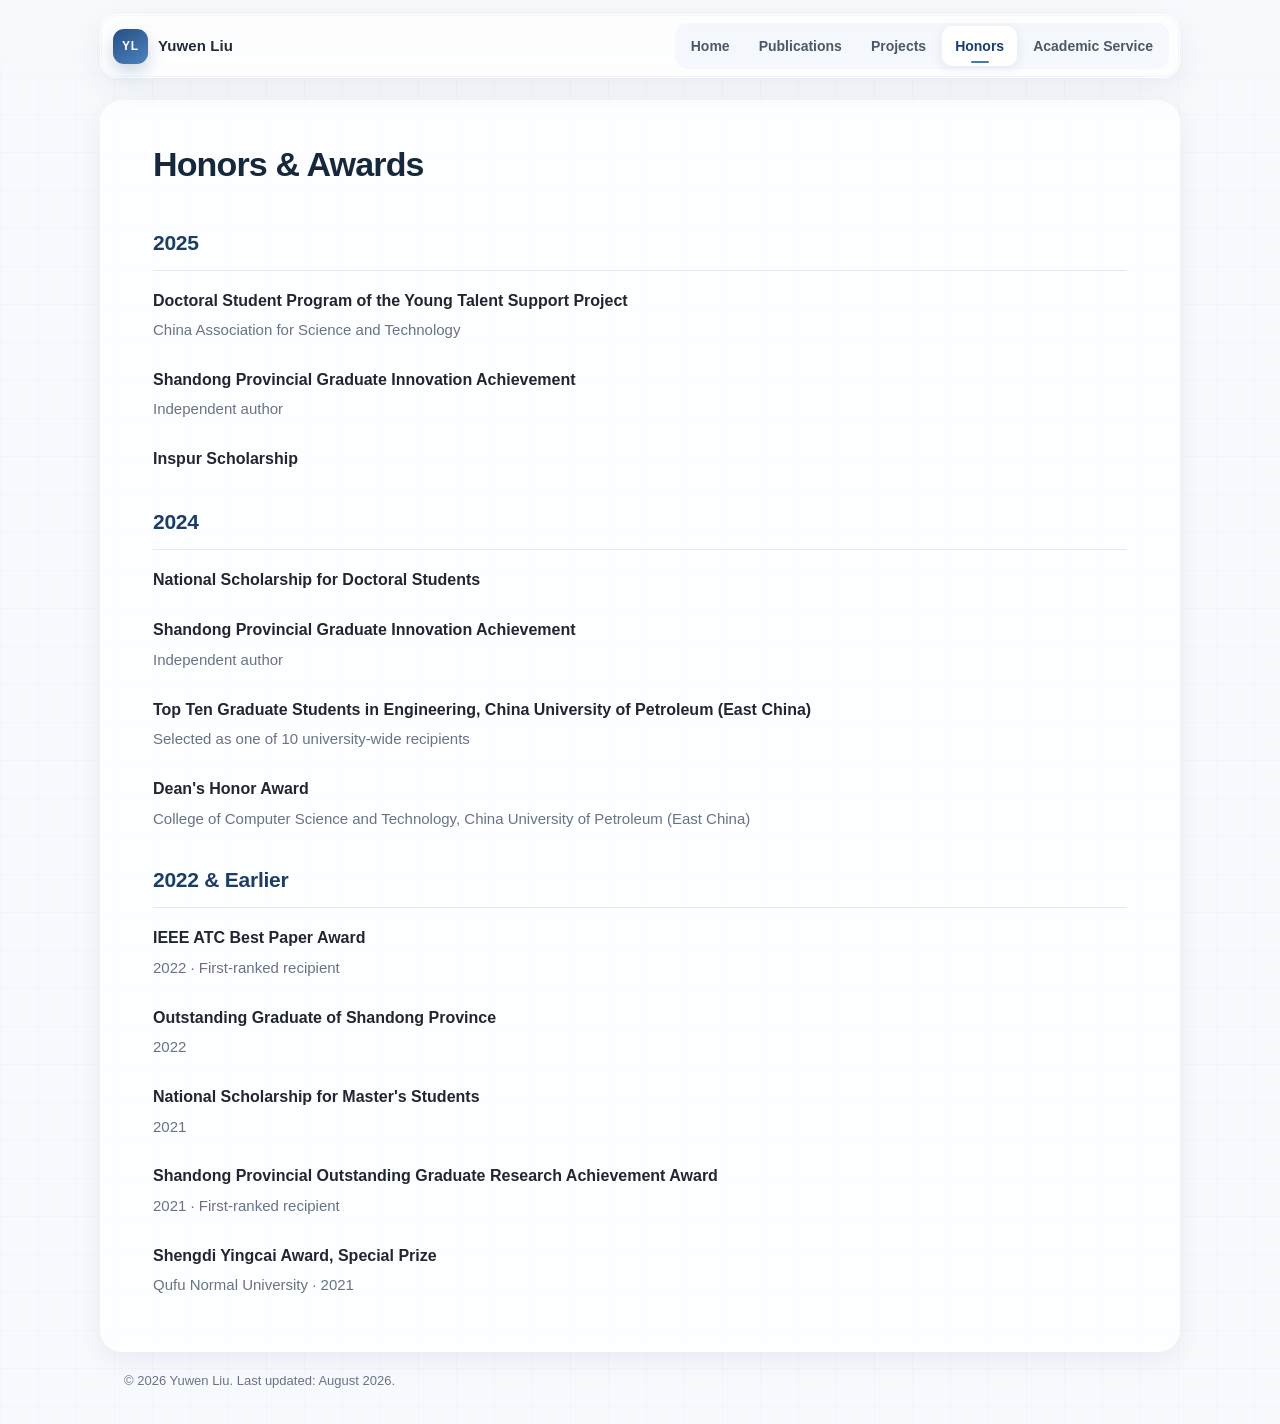
<file: honors.html>
<!doctype html>
<html lang="en">
<head>
  <meta charset="utf-8">
  <meta name="viewport" content="width=device-width, initial-scale=1">
  <meta name="description" content="Yuwen Liu - Lecturer at Qilu University of Technology (Shandong Academy of Sciences). Research on recommender systems, multimodal recommendation, large language models, and trustworthy recommendation.">
  <meta name="keywords" content="Yuwen Liu, 刘玉文, recommender systems, recommendation, multimodal recommendation, large language models, Qilu University of Technology">
  <title>Honors | Yuwen Liu</title>
  <link rel="stylesheet" href="css/style.css">
</head>
<body class="inner-page page-honors">
<header class="site-header">
  <nav class="nav-shell" aria-label="Primary navigation">
    <a class="brand" href="index.html" aria-label="Yuwen Liu homepage">
      <span class="brand-mark">YL</span>
      <span class="brand-text">Yuwen Liu</span>
    </a>
    <div class="nav-links">
      <a href="index.html">Home</a><a href="publications.html">Publications</a><a href="projects.html">Projects</a><a href="honors.html" class="active">Honors</a><a href="service.html">Academic Service</a>
    </div>
  </nav>
</header>

<main class="container">
  <h1 class="page-title">Honors &amp; Awards</h1>

  <section class="section">
    <h2>2025</h2>
    <div class="honor"><div class="honor-title">Doctoral Student Program of the Young Talent Support Project</div><div class="meta">China Association for Science and Technology</div></div>
    <div class="honor"><div class="honor-title">Shandong Provincial Graduate Innovation Achievement</div><div class="meta">Independent author</div></div>
    <div class="honor"><div class="honor-title">Inspur Scholarship</div></div>
  </section>

  <section class="section">
    <h2>2024</h2>
    <div class="honor"><div class="honor-title">National Scholarship for Doctoral Students</div></div>
    <div class="honor"><div class="honor-title">Shandong Provincial Graduate Innovation Achievement</div><div class="meta">Independent author</div></div>
    <div class="honor"><div class="honor-title">Top Ten Graduate Students in Engineering, China University of Petroleum (East China)</div><div class="meta">Selected as one of 10 university-wide recipients</div></div>
    <div class="honor"><div class="honor-title">Dean's Honor Award</div><div class="meta">College of Computer Science and Technology, China University of Petroleum (East China)</div></div>
  </section>

  <section class="section">
    <h2>2022 &amp; Earlier</h2>
    <div class="honor"><div class="honor-title">IEEE ATC Best Paper Award</div><div class="meta">2022 · First-ranked recipient</div></div>
    <div class="honor"><div class="honor-title">Outstanding Graduate of Shandong Province</div><div class="meta">2022</div></div>
    <div class="honor"><div class="honor-title">National Scholarship for Master's Students</div><div class="meta">2021</div></div>
    <div class="honor"><div class="honor-title">Shandong Provincial Outstanding Graduate Research Achievement Award</div><div class="meta">2021 · First-ranked recipient</div></div>
    <div class="honor"><div class="honor-title">Shengdi Yingcai Award, Special Prize</div><div class="meta">Qufu Normal University · 2021</div></div>
  </section>
</main>
<footer class="site-footer container">
  © 2026 Yuwen Liu. Last updated: August 2026.
</footer>
<script src="js/site.js"></script>
</body>
</html>
</file>
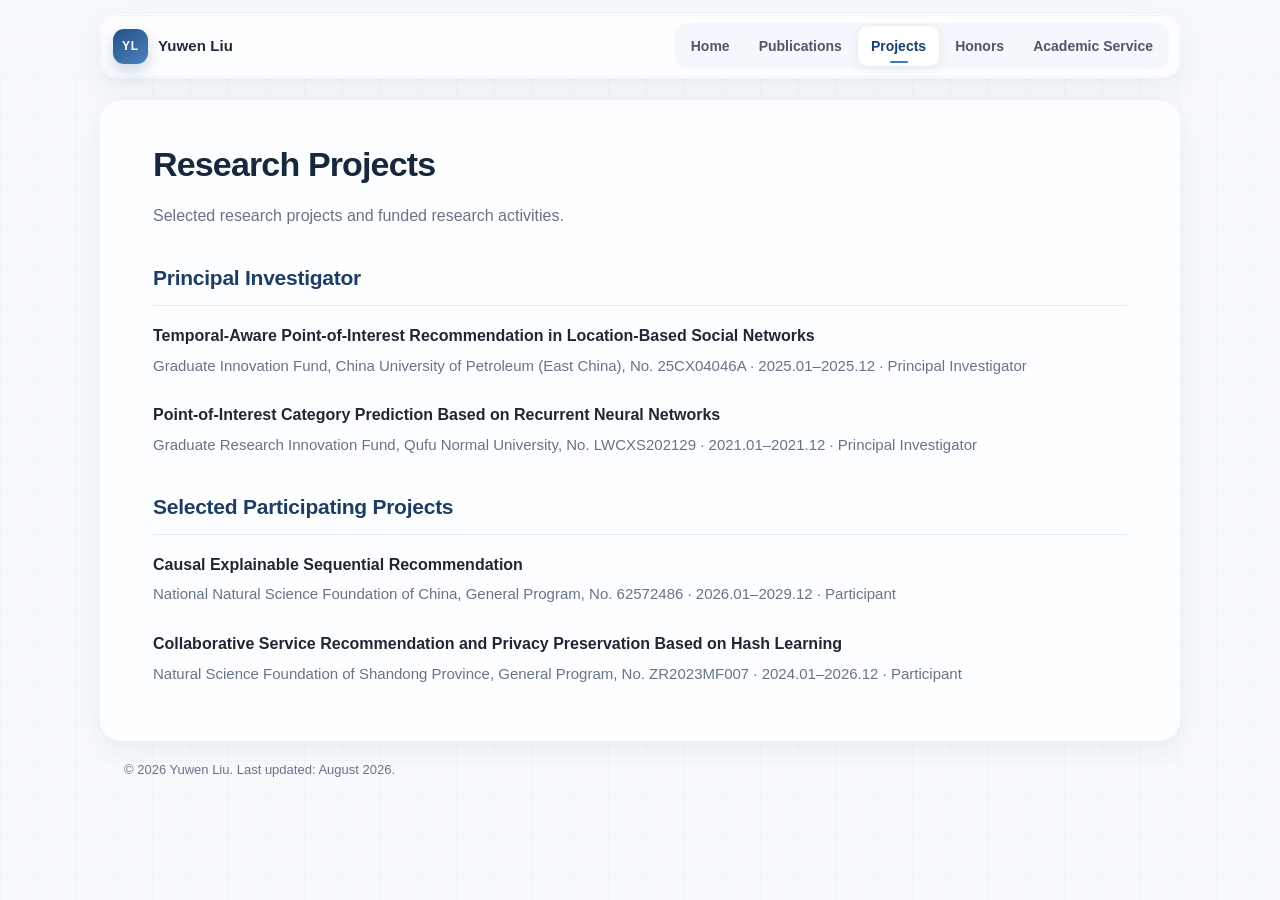
<file: projects.html>
<!doctype html>
<html lang="en">
<head>
  <meta charset="utf-8">
  <meta name="viewport" content="width=device-width, initial-scale=1">
  <meta name="description" content="Yuwen Liu - Lecturer at Qilu University of Technology (Shandong Academy of Sciences). Research on recommender systems, multimodal recommendation, large language models, and trustworthy recommendation.">
  <meta name="keywords" content="Yuwen Liu, 刘玉文, recommender systems, recommendation, multimodal recommendation, large language models, Qilu University of Technology">
  <title>Projects | Yuwen Liu</title>
  <link rel="stylesheet" href="css/style.css">
</head>
<body class="inner-page page-projects">
<header class="site-header">
  <nav class="nav-shell" aria-label="Primary navigation">
    <a class="brand" href="index.html" aria-label="Yuwen Liu homepage">
      <span class="brand-mark">YL</span>
      <span class="brand-text">Yuwen Liu</span>
    </a>
    <div class="nav-links">
      <a href="index.html">Home</a><a href="publications.html">Publications</a><a href="projects.html" class="active">Projects</a><a href="honors.html">Honors</a><a href="service.html">Academic Service</a>
    </div>
  </nav>
</header>

<main class="container">
  <h1 class="page-title">Research Projects</h1>
  <p class="muted">Selected research projects and funded research activities.</p>

  <section class="section">
    <h2>Principal Investigator</h2>
    <div class="project">
      <div class="project-title">Temporal-Aware Point-of-Interest Recommendation in Location-Based Social Networks</div>
      <div class="meta">Graduate Innovation Fund, China University of Petroleum (East China), No. 25CX04046A · 2025.01–2025.12 · Principal Investigator</div>
    </div>
    <div class="project">
      <div class="project-title">Point-of-Interest Category Prediction Based on Recurrent Neural Networks</div>
      <div class="meta">Graduate Research Innovation Fund, Qufu Normal University, No. LWCXS202129 · 2021.01–2021.12 · Principal Investigator</div>
    </div>
  </section>

  <section class="section">
    <h2>Selected Participating Projects</h2>
    <div class="project">
      <div class="project-title">Causal Explainable Sequential Recommendation</div>
      <div class="meta">National Natural Science Foundation of China, General Program, No. 62572486 · 2026.01–2029.12 · Participant</div>
    </div>
    <div class="project">
      <div class="project-title">Collaborative Service Recommendation and Privacy Preservation Based on Hash Learning</div>
      <div class="meta">Natural Science Foundation of Shandong Province, General Program, No. ZR2023MF007 · 2024.01–2026.12 · Participant</div>
    </div>
  </section>
</main>
<footer class="site-footer container">
  © 2026 Yuwen Liu. Last updated: August 2026.
</footer>
<script src="js/site.js"></script>
</body>
</html>
</file>
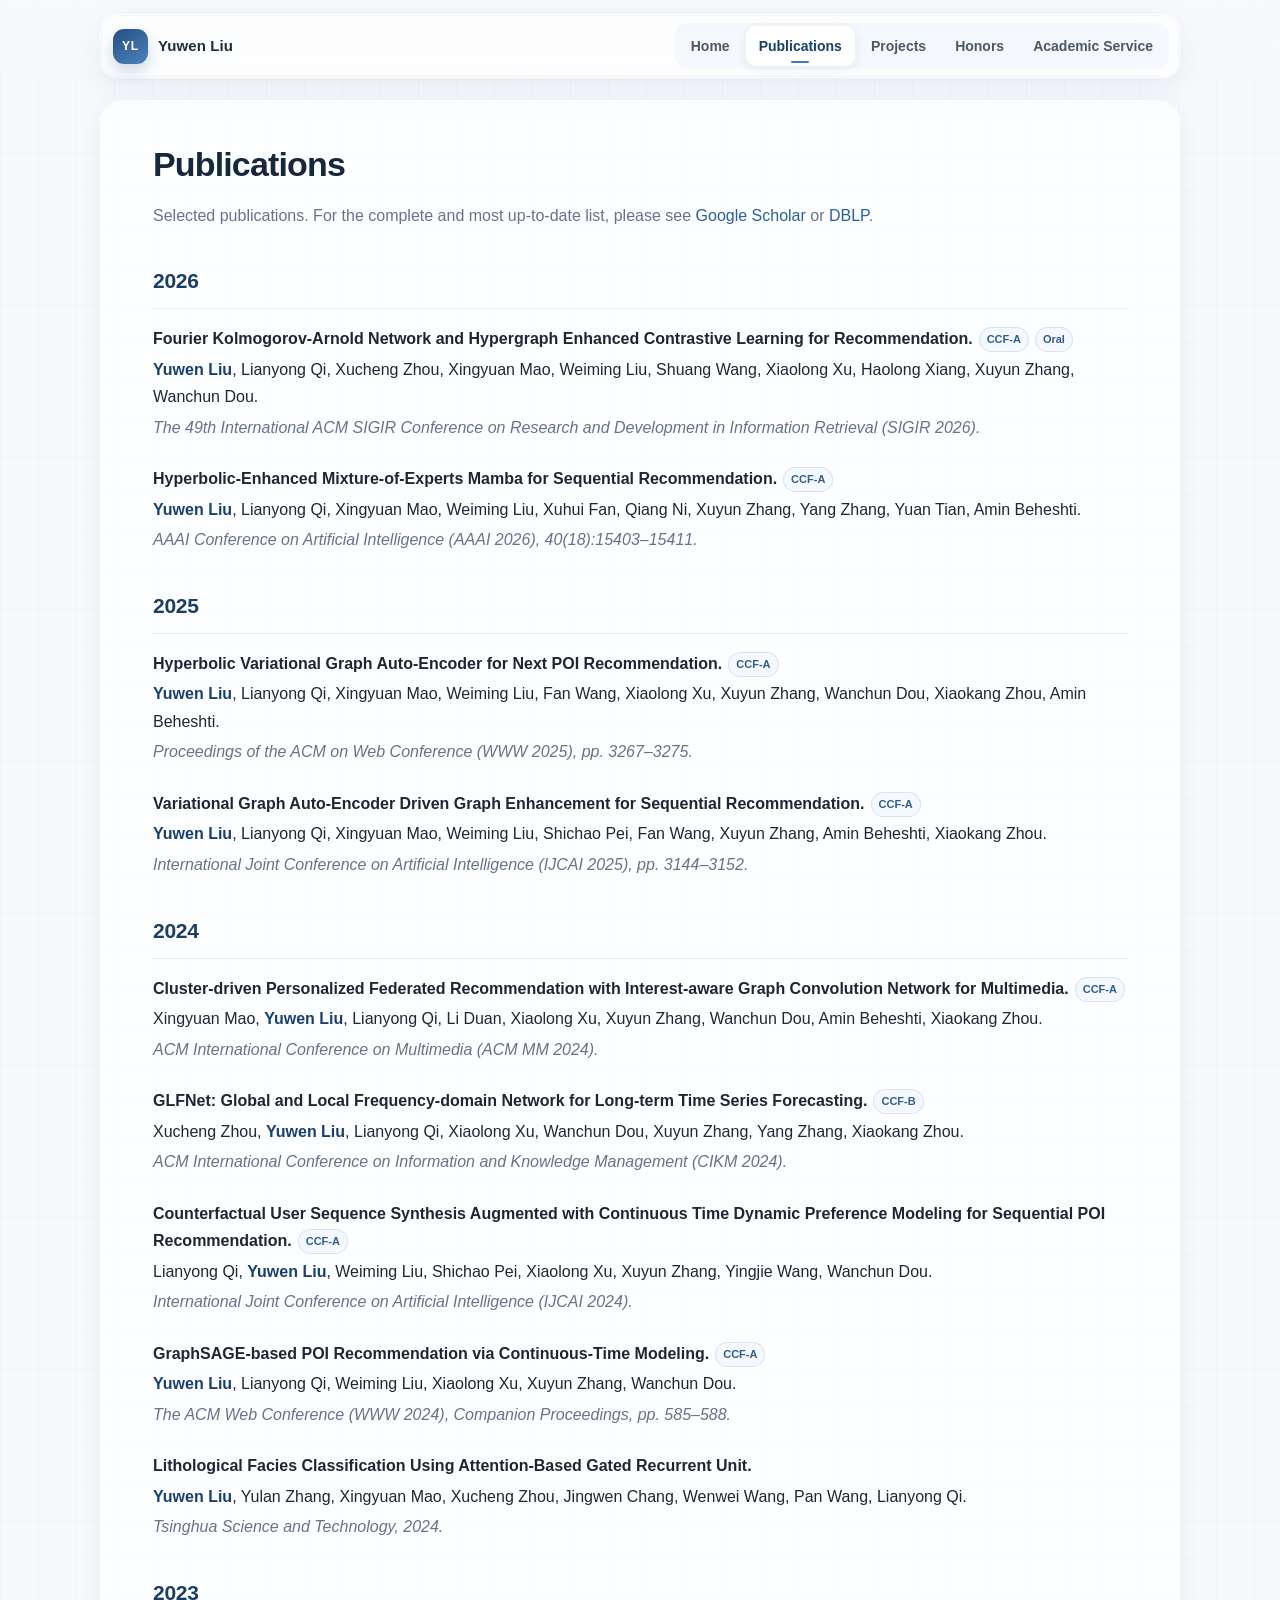
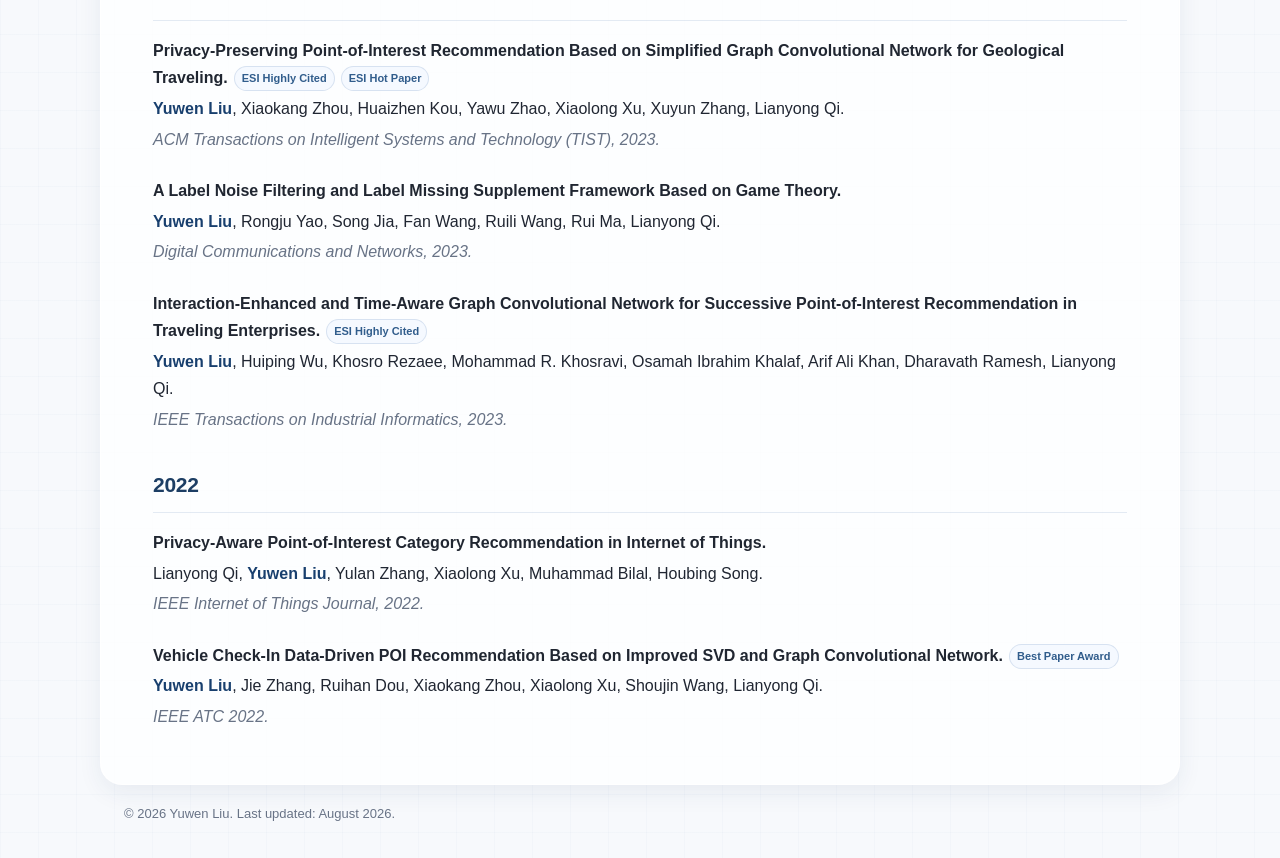
<file: publications.html>
<!doctype html>
<html lang="en">
<head>
  <meta charset="utf-8">
  <meta name="viewport" content="width=device-width, initial-scale=1">
  <meta name="description" content="Yuwen Liu - Lecturer at Qilu University of Technology (Shandong Academy of Sciences). Research on recommender systems, multimodal recommendation, large language models, and trustworthy recommendation.">
  <meta name="keywords" content="Yuwen Liu, 刘玉文, recommender systems, recommendation, multimodal recommendation, large language models, Qilu University of Technology">
  <title>Publications | Yuwen Liu</title>
  <link rel="stylesheet" href="css/style.css">
</head>
<body class="inner-page page-publications">
<header class="site-header">
  <nav class="nav-shell" aria-label="Primary navigation">
    <a class="brand" href="index.html" aria-label="Yuwen Liu homepage">
      <span class="brand-mark">YL</span>
      <span class="brand-text">Yuwen Liu</span>
    </a>
    <div class="nav-links">
      <a href="index.html">Home</a><a href="publications.html" class="active">Publications</a><a href="projects.html">Projects</a><a href="honors.html">Honors</a><a href="service.html">Academic Service</a>
    </div>
  </nav>
</header>

<main class="container"><h1 class="page-title">Publications</h1>
<p class="muted">Selected publications. For the complete and most up-to-date list, please see <a href="https://scholar.google.com/citations?user=IBhXvD8AAAAJ&hl=en" target="_blank" rel="noopener">Google Scholar</a> or <a href="https://dblp.org/pid/141/4661-3.html" target="_blank" rel="noopener">DBLP</a>.</p>
<h2 class="year-title">2026</h2><ol class="pub-list">
<li class="pub-item"><div><a class="pub-title" href="https://dl.acm.org/doi/10.1145/3805712.3809562" target="_blank" rel="noopener">Fourier Kolmogorov-Arnold Network and Hypergraph Enhanced Contrastive Learning for Recommendation.</a><span class="badge">CCF-A</span><span class="badge">Oral</span></div><div class="pub-authors"><span class="me">Yuwen Liu</span>, Lianyong Qi, Xucheng Zhou, Xingyuan Mao, Weiming Liu, Shuang Wang, Xiaolong Xu, Haolong Xiang, Xuyun Zhang, Wanchun Dou.</div><div class="pub-venue muted"><em>The 49th International ACM SIGIR Conference on Research and Development in Information Retrieval (SIGIR 2026).</em></div></li>
<li class="pub-item"><div><a class="pub-title" href="https://doi.org/10.1609/aaai.v40i18.38567" target="_blank" rel="noopener">Hyperbolic-Enhanced Mixture-of-Experts Mamba for Sequential Recommendation.</a><span class="badge">CCF-A</span></div><div class="pub-authors"><span class="me">Yuwen Liu</span>, Lianyong Qi, Xingyuan Mao, Weiming Liu, Xuhui Fan, Qiang Ni, Xuyun Zhang, Yang Zhang, Yuan Tian, Amin Beheshti.</div><div class="pub-venue muted"><em>AAAI Conference on Artificial Intelligence (AAAI 2026), 40(18):15403–15411.</em></div></li>
</ol>
<h2 class="year-title">2025</h2><ol class="pub-list">
<li class="pub-item"><div><a class="pub-title" href="https://dl.acm.org/doi/10.1145/3696410.3714804" target="_blank" rel="noopener">Hyperbolic Variational Graph Auto-Encoder for Next POI Recommendation.</a><span class="badge">CCF-A</span></div><div class="pub-authors"><span class="me">Yuwen Liu</span>, Lianyong Qi, Xingyuan Mao, Weiming Liu, Fan Wang, Xiaolong Xu, Xuyun Zhang, Wanchun Dou, Xiaokang Zhou, Amin Beheshti.</div><div class="pub-venue muted"><em>Proceedings of the ACM on Web Conference (WWW 2025), pp. 3267–3275.</em></div></li>
<li class="pub-item"><div><a class="pub-title" href="https://doi.org/10.24963/ijcai.2025/350" target="_blank" rel="noopener">Variational Graph Auto-Encoder Driven Graph Enhancement for Sequential Recommendation.</a><span class="badge">CCF-A</span></div><div class="pub-authors"><span class="me">Yuwen Liu</span>, Lianyong Qi, Xingyuan Mao, Weiming Liu, Shichao Pei, Fan Wang, Xuyun Zhang, Amin Beheshti, Xiaokang Zhou.</div><div class="pub-venue muted"><em>International Joint Conference on Artificial Intelligence (IJCAI 2025), pp. 3144–3152.</em></div></li>
</ol>
<h2 class="year-title">2024</h2><ol class="pub-list">
<li class="pub-item"><div><a class="pub-title" href="https://dl.acm.org/doi/10.1145/3664647.3680788" target="_blank" rel="noopener">Cluster-driven Personalized Federated Recommendation with Interest-aware Graph Convolution Network for Multimedia.</a><span class="badge">CCF-A</span></div><div class="pub-authors">Xingyuan Mao, <span class="me">Yuwen Liu</span>, Lianyong Qi, Li Duan, Xiaolong Xu, Xuyun Zhang, Wanchun Dou, Amin Beheshti, Xiaokang Zhou.</div><div class="pub-venue muted"><em>ACM International Conference on Multimedia (ACM MM 2024).</em></div></li>
<li class="pub-item"><div><a class="pub-title" href="https://dl.acm.org/doi/10.1145/3627673.3679579" target="_blank" rel="noopener">GLFNet: Global and Local Frequency-domain Network for Long-term Time Series Forecasting.</a><span class="badge">CCF-B</span></div><div class="pub-authors">Xucheng Zhou, <span class="me">Yuwen Liu</span>, Lianyong Qi, Xiaolong Xu, Wanchun Dou, Xuyun Zhang, Yang Zhang, Xiaokang Zhou.</div><div class="pub-venue muted"><em>ACM International Conference on Information and Knowledge Management (CIKM 2024).</em></div></li>
<li class="pub-item"><div><a class="pub-title" href="https://www.ijcai.org/proceedings/2024/255" target="_blank" rel="noopener">Counterfactual User Sequence Synthesis Augmented with Continuous Time Dynamic Preference Modeling for Sequential POI Recommendation.</a><span class="badge">CCF-A</span></div><div class="pub-authors">Lianyong Qi, <span class="me">Yuwen Liu</span>, Weiming Liu, Shichao Pei, Xiaolong Xu, Xuyun Zhang, Yingjie Wang, Wanchun Dou.</div><div class="pub-venue muted"><em>International Joint Conference on Artificial Intelligence (IJCAI 2024).</em></div></li>
<li class="pub-item"><div><a class="pub-title" href="https://dl.acm.org/doi/10.1145/3589335.3651515" target="_blank" rel="noopener">GraphSAGE-based POI Recommendation via Continuous-Time Modeling.</a><span class="badge">CCF-A</span></div><div class="pub-authors"><span class="me">Yuwen Liu</span>, Lianyong Qi, Weiming Liu, Xiaolong Xu, Xuyun Zhang, Wanchun Dou.</div><div class="pub-venue muted"><em>The ACM Web Conference (WWW 2024), Companion Proceedings, pp. 585–588.</em></div></li>
<li class="pub-item"><div><a class="pub-title" href="https://ieeexplore.ieee.org/document/10431751" target="_blank" rel="noopener">Lithological Facies Classification Using Attention-Based Gated Recurrent Unit.</a></div><div class="pub-authors"><span class="me">Yuwen Liu</span>, Yulan Zhang, Xingyuan Mao, Xucheng Zhou, Jingwen Chang, Wenwei Wang, Pan Wang, Lianyong Qi.</div><div class="pub-venue muted"><em>Tsinghua Science and Technology, 2024.</em></div></li>
</ol>
<h2 class="year-title">2023</h2><ol class="pub-list">
<li class="pub-item"><div><a class="pub-title" href="https://dl.acm.org/doi/10.1145/3620677" target="_blank" rel="noopener">Privacy-Preserving Point-of-Interest Recommendation Based on Simplified Graph Convolutional Network for Geological Traveling.</a><span class="badge">ESI Highly Cited</span><span class="badge">ESI Hot Paper</span></div><div class="pub-authors"><span class="me">Yuwen Liu</span>, Xiaokang Zhou, Huaizhen Kou, Yawu Zhao, Xiaolong Xu, Xuyun Zhang, Lianyong Qi.</div><div class="pub-venue muted"><em>ACM Transactions on Intelligent Systems and Technology (TIST), 2023.</em></div></li>
<li class="pub-item"><div><a class="pub-title" href="https://www.sciencedirect.com/science/article/pii/S2352864821001115" target="_blank" rel="noopener">A Label Noise Filtering and Label Missing Supplement Framework Based on Game Theory.</a></div><div class="pub-authors"><span class="me">Yuwen Liu</span>, Rongju Yao, Song Jia, Fan Wang, Ruili Wang, Rui Ma, Lianyong Qi.</div><div class="pub-venue muted"><em>Digital Communications and Networks, 2023.</em></div></li>
<li class="pub-item"><div><a class="pub-title" href="https://ieeexplore.ieee.org/document/9863644" target="_blank" rel="noopener">Interaction-Enhanced and Time-Aware Graph Convolutional Network for Successive Point-of-Interest Recommendation in Traveling Enterprises.</a><span class="badge">ESI Highly Cited</span></div><div class="pub-authors"><span class="me">Yuwen Liu</span>, Huiping Wu, Khosro Rezaee, Mohammad R. Khosravi, Osamah Ibrahim Khalaf, Arif Ali Khan, Dharavath Ramesh, Lianyong Qi.</div><div class="pub-venue muted"><em>IEEE Transactions on Industrial Informatics, 2023.</em></div></li>
</ol>
<h2 class="year-title">2022</h2><ol class="pub-list">
<li class="pub-item"><div><a class="pub-title" href="https://ieeexplore.ieee.org/document/9790806" target="_blank" rel="noopener">Privacy-Aware Point-of-Interest Category Recommendation in Internet of Things.</a></div><div class="pub-authors">Lianyong Qi, <span class="me">Yuwen Liu</span>, Yulan Zhang, Xiaolong Xu, Muhammad Bilal, Houbing Song.</div><div class="pub-venue muted"><em>IEEE Internet of Things Journal, 2022.</em></div></li>
<li class="pub-item"><div><a class="pub-title" href="https://ieeexplore.ieee.org/document/10189532" target="_blank" rel="noopener">Vehicle Check-In Data-Driven POI Recommendation Based on Improved SVD and Graph Convolutional Network.</a><span class="badge">Best Paper Award</span></div><div class="pub-authors"><span class="me">Yuwen Liu</span>, Jie Zhang, Ruihan Dou, Xiaokang Zhou, Xiaolong Xu, Shoujin Wang, Lianyong Qi.</div><div class="pub-venue muted"><em>IEEE ATC 2022.</em></div></li>
</ol>
</main>
<footer class="site-footer container">
  © 2026 Yuwen Liu. Last updated: August 2026.
</footer>
<script src="js/site.js"></script>
</body>
</html>
</file>
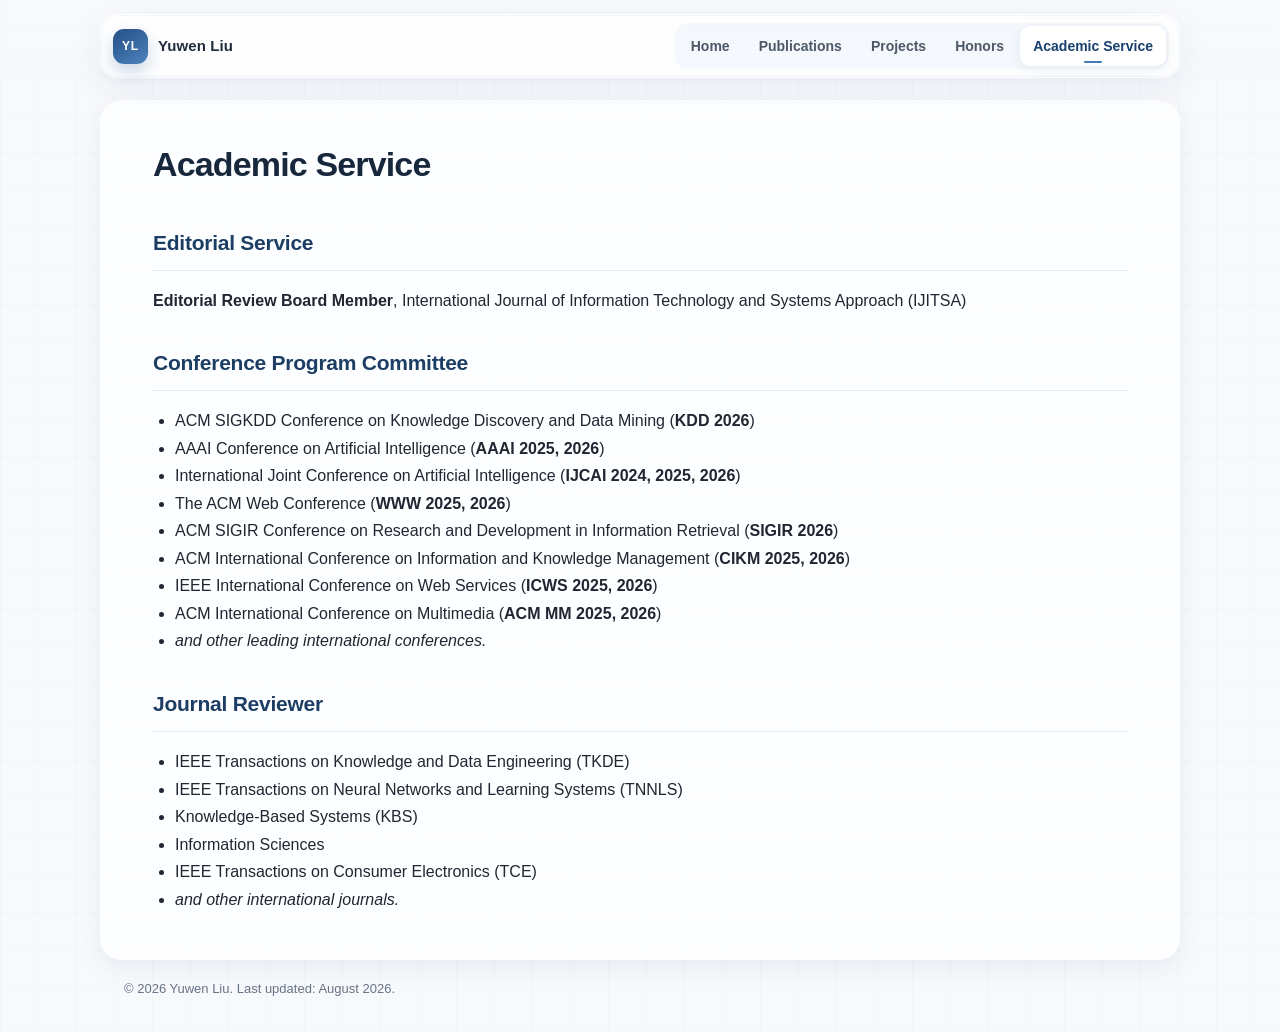
<file: service.html>
<!doctype html>
<html lang="en">
<head>
  <meta charset="utf-8">
  <meta name="viewport" content="width=device-width, initial-scale=1">
  <meta name="description" content="Yuwen Liu - Lecturer at Qilu University of Technology (Shandong Academy of Sciences). Research on recommender systems, multimodal recommendation, large language models, and trustworthy recommendation.">
  <meta name="keywords" content="Yuwen Liu, 刘玉文, recommender systems, recommendation, multimodal recommendation, large language models, Qilu University of Technology">
  <title>Academic Service | Yuwen Liu</title>
  <link rel="stylesheet" href="css/style.css">
</head>

<body class="inner-page page-service">

<header class="site-header">
  <nav class="nav-shell" aria-label="Primary navigation">
    <a class="brand" href="index.html" aria-label="Yuwen Liu homepage">
      <span class="brand-mark">YL</span>
      <span class="brand-text">Yuwen Liu</span>
    </a>

    <div class="nav-links">
      <a href="index.html">Home</a>
      <a href="publications.html">Publications</a>
      <a href="projects.html">Projects</a>
      <a href="honors.html">Honors</a>
      <a href="service.html" class="active">Academic Service</a>
    </div>
  </nav>
</header>


<main class="container">

  <h1 class="page-title">Academic Service</h1>


  <!-- Editorial Service -->
  <section class="section">
    <h2>Editorial Service</h2>

    <div class="service-block">
      <strong>Editorial Review Board Member</strong>,
      International Journal of Information Technology and Systems Approach (IJITSA)
    </div>
  </section>


  <!-- Conference Program Committee -->
  <section class="section">

    <h2>Conference Program Committee</h2>

    <ul class="standard">

      <li>
        ACM SIGKDD Conference on Knowledge Discovery and Data Mining
        (<strong>KDD 2026</strong>)
      </li>

      <li>
        AAAI Conference on Artificial Intelligence
        (<strong>AAAI 2025, 2026</strong>)
      </li>

      <li>
        International Joint Conference on Artificial Intelligence
        (<strong>IJCAI 2024, 2025, 2026</strong>)
      </li>

      <li>
        The ACM Web Conference
        (<strong>WWW 2025, 2026</strong>)
      </li>

      <li>
        ACM SIGIR Conference on Research and Development in Information Retrieval
        (<strong>SIGIR 2026</strong>)
      </li>

      <li>
        ACM International Conference on Information and Knowledge Management
        (<strong>CIKM 2025, 2026</strong>)
      </li>

      <li>
        IEEE International Conference on Web Services
        (<strong>ICWS 2025, 2026</strong>)
      </li>

      <li>
        ACM International Conference on Multimedia
        (<strong>ACM MM 2025, 2026</strong>)
      </li>

      <li>
        <em>and other leading international conferences.</em>
      </li>

    </ul>

  </section>


  <!-- Journal Reviewer -->
  <section class="section">

    <h2>Journal Reviewer</h2>

    <ul class="standard">

      <li>
        IEEE Transactions on Knowledge and Data Engineering (TKDE)
      </li>

      <li>
        IEEE Transactions on Neural Networks and Learning Systems (TNNLS)
      </li>

      <li>
        Knowledge-Based Systems (KBS)
      </li>

      <li>
        Information Sciences
      </li>

      <li>
        IEEE Transactions on Consumer Electronics (TCE)
      </li>

      <li>
        <em>and other international journals.</em>
      </li>

    </ul>

  </section>

</main>


<footer class="site-footer container">
  © 2026 Yuwen Liu. Last updated: August 2026.
</footer>

<script src="js/site.js"></script>

</body>
</html>
</file>
<file: css/style.css>
:root {
  --bg: #f7f9fc;
  --surface: rgba(255, 255, 255, 0.86);
  --surface-solid: #ffffff;
  --text: #202632;
  --muted: #687386;
  --line: rgba(40, 91, 154, 0.12);
  --accent: #2b5f9e;
  --accent-deep: #173e6c;
  --accent-soft: #edf4fc;
  --accent-soft-2: #f5f9ff;
  --shadow: 0 18px 50px rgba(29, 59, 99, 0.08);
  --shadow-soft: 0 8px 24px rgba(29, 59, 99, 0.07);
  --max-width: 1080px;
  --mouse-x: 50%;
  --mouse-y: 30%;
}

* { box-sizing: border-box; }
html { scroll-behavior: smooth; }

body {
  margin: 0;
  color: var(--text);
  font-family: Inter, ui-sans-serif, -apple-system, BlinkMacSystemFont, "Segoe UI", Roboto,
               Helvetica, Arial, "Noto Sans", "Noto Sans SC", sans-serif;
  font-size: 16px;
  line-height: 1.72;
  background:
    linear-gradient(rgba(43,95,158,.025) 1px, transparent 1px),
    linear-gradient(90deg, rgba(43,95,158,.025) 1px, transparent 1px),
    var(--bg);
  background-size: 38px 38px;
}

body.home-page {
  background:
    radial-gradient(circle at var(--mouse-x) var(--mouse-y),
      rgba(74, 137, 210, .13), transparent 27rem),
    linear-gradient(rgba(43,95,158,.025) 1px, transparent 1px),
    linear-gradient(90deg, rgba(43,95,158,.025) 1px, transparent 1px),
    var(--bg);
  background-size: auto, 38px 38px, 38px 38px, auto;
}

a {
  color: var(--accent);
  text-decoration: none;
  transition: color .18s ease, background-color .18s ease, border-color .18s ease,
              transform .18s ease, box-shadow .18s ease;
}
a:hover { color: var(--accent-deep); }

#ambient-network {
  position: fixed;
  inset: 0;
  width: 100%;
  height: 100%;
  pointer-events: none;
  z-index: -3;
  opacity: .45;
}

.page-glow {
  position: fixed;
  width: 42rem;
  height: 42rem;
  left: -16rem;
  top: -18rem;
  border-radius: 50%;
  background: radial-gradient(circle, rgba(93,150,217,.12), rgba(93,150,217,0) 68%);
  pointer-events: none;
  z-index: -2;
}

/* ---------- Navigation ---------- */
.site-header {
  position: sticky;
  top: 0;
  z-index: 30;
  padding: 14px 20px 0;
  background: linear-gradient(to bottom, rgba(247,249,252,.92), rgba(247,249,252,.60), transparent);
  backdrop-filter: blur(5px);
  -webkit-backdrop-filter: blur(5px);
}

.nav-shell {
  max-width: var(--max-width);
  margin: 0 auto;
  min-height: 62px;
  padding: 8px 10px 8px 12px;
  display: flex;
  align-items: center;
  justify-content: space-between;
  gap: 26px;
  border: 1px solid rgba(255,255,255,.86);
  border-radius: 18px;
  background: rgba(255,255,255,.76);
  box-shadow: 0 10px 30px rgba(27,58,96,.07), inset 0 0 0 1px rgba(43,95,158,.055);
  backdrop-filter: blur(18px) saturate(140%);
  -webkit-backdrop-filter: blur(18px) saturate(140%);
}

.brand {
  display: inline-flex;
  align-items: center;
  gap: 10px;
  color: #1f2b3a;
  font-weight: 720;
  letter-spacing: .005em;
  white-space: nowrap;
}

.brand:hover { transform: translateY(-1px); }

.brand-mark {
  width: 35px;
  height: 35px;
  display: inline-grid;
  place-items: center;
  border-radius: 11px;
  color: #fff;
  font-size: 12px;
  letter-spacing: .07em;
  background: linear-gradient(145deg, #234f85, #4e83bd);
  box-shadow: 0 7px 16px rgba(39,86,139,.23);
}

.brand-text { font-size: 15px; }

.nav-links {
  display: flex;
  align-items: center;
  gap: 3px;
  padding: 3px;
  border-radius: 13px;
  background: rgba(242,246,251,.74);
}

.nav-links a {
  position: relative;
  padding: 8px 13px;
  border-radius: 10px;
  color: #4d5867;
  font-size: 14px;
  font-weight: 550;
  white-space: nowrap;
}

.nav-links a:hover {
  color: var(--accent-deep);
  background: rgba(255,255,255,.74);
}

.nav-links a.active {
  color: #173f70;
  font-weight: 680;
  background: #fff;
  box-shadow: 0 3px 12px rgba(38,73,116,.09);
}

.nav-links a.active::after {
  content: "";
  position: absolute;
  left: 50%;
  bottom: 3px;
  width: 18px;
  height: 2px;
  transform: translateX(-50%);
  border-radius: 99px;
  background: #447ab7;
}

/* ---------- Layout ---------- */
.container {
  max-width: var(--max-width);
  margin: 0 auto;
  padding-left: 24px;
  padding-right: 24px;
}

main.container { padding-top: 48px; padding-bottom: 40px; }

/* ---------- Homepage hero ---------- */
.hero-card {
  position: relative;
  overflow: hidden;
  display: grid;
  grid-template-columns: minmax(0, 1fr) 225px;
  gap: 58px;
  align-items: center;
  min-height: 350px;
  padding: 48px 50px;
  border: 1px solid rgba(255,255,255,.95);
  border-radius: 26px;
  background:
    radial-gradient(circle at var(--hero-x, 78%) var(--hero-y, 25%),
      rgba(82,143,211,.16), transparent 18rem),
    linear-gradient(135deg, rgba(255,255,255,.96), rgba(246,250,255,.88));
  box-shadow: var(--shadow), inset 0 0 0 1px rgba(43,95,158,.045);
  backdrop-filter: blur(12px);
}

.hero-card::before {
  content: "";
  position: absolute;
  inset: 0;
  background: linear-gradient(112deg, transparent 0 60%, rgba(255,255,255,.55) 76%, transparent 92%);
  transform: translateX(-120%);
  animation: hero-sheen 9s ease-in-out infinite;
  pointer-events: none;
}

@keyframes hero-sheen {
  0%, 63%, 100% { transform: translateX(-120%); }
  76% { transform: translateX(120%); }
}

.hero-copy, .portrait-wrap { position: relative; z-index: 2; }

.eyebrow {
  display: inline-flex;
  align-items: center;
  gap: 8px;
  margin-bottom: 14px;
  padding: 5px 10px;
  border: 1px solid rgba(58,111,172,.13);
  border-radius: 999px;
  background: rgba(239,246,254,.72);
  color: #52647b;
  font-size: 12px;
  font-weight: 650;
  letter-spacing: .03em;
}

.eyebrow-dot {
  width: 7px;
  height: 7px;
  border-radius: 50%;
  background: #4d84bf;
  box-shadow: 0 0 0 4px rgba(77,132,191,.10);
}

.name {
  margin: 0 0 9px;
  font-size: clamp(36px, 5vw, 49px);
  line-height: 1.08;
  letter-spacing: -.035em;
  color: #17283d;
}

.cn-name {
  margin-left: 8px;
  color: #627087;
  font-size: .58em;
  font-weight: 510;
  letter-spacing: .01em;
}

.role {
  margin: 0 0 6px;
  color: #274f7f;
  font-size: 19px;
  font-weight: 720;
}

.affiliation {
  margin: 0;
  color: #475364;
  line-height: 1.7;
}

.affiliation a {
  color: #344e6b;
  border-bottom: 1px solid rgba(43,95,158,.19);
}
.affiliation a:hover { border-bottom-color: rgba(43,95,158,.6); }

.contact-row {
  display: flex;
  flex-wrap: wrap;
  gap: 9px;
  margin-top: 22px;
}

.contact-chip {
  display: inline-flex;
  align-items: center;
  gap: 7px;
  padding: 7px 10px;
  border: 1px solid rgba(43,95,158,.11);
  border-radius: 10px;
  background: rgba(255,255,255,.72);
  color: #415066;
  font-size: 13px;
  font-weight: 600;
  box-shadow: 0 3px 10px rgba(29,59,99,.035);
}

.contact-chip:hover {
  transform: translateY(-2px);
  border-color: rgba(43,95,158,.22);
  background: #fff;
  box-shadow: 0 8px 18px rgba(29,59,99,.08);
}

.chip-icon {
  min-width: 18px;
  height: 18px;
  display: inline-grid;
  place-items: center;
  color: #35669e;
  font-size: 11px;
  font-weight: 800;
  letter-spacing: -.02em;
}

.portrait-wrap {
  justify-self: end;
  width: 225px;
}

.portrait-ring {
  position: absolute;
  inset: -10px 12px 18px -12px;
  border-radius: 24px;
  border: 1px solid rgba(58,111,172,.16);
  transform: rotate(-3deg);
  background: linear-gradient(150deg, rgba(100,156,219,.08), rgba(255,255,255,.25));
}

.portrait {
  position: relative;
  z-index: 2;
  display: block;
  width: 220px;
  aspect-ratio: .78;
  object-fit: cover;
  object-position: 50% 42%;
  border-radius: 17px;
  border: 4px solid rgba(255,255,255,.86);
  box-shadow: 0 18px 40px rgba(27,58,96,.17);
  transition: transform .25s ease, box-shadow .25s ease;
}

.portrait-wrap:hover .portrait {
  transform: translateY(-4px) rotate(.4deg);
  box-shadow: 0 24px 48px rgba(27,58,96,.21);
}

.hero-decoration {
  position: absolute;
  border: 1px solid rgba(57,108,167,.10);
  border-radius: 50%;
  pointer-events: none;
}
.hero-decoration-one {
  width: 270px;
  height: 270px;
  right: -58px;
  top: -92px;
}
.hero-decoration-two {
  width: 150px;
  height: 150px;
  right: 118px;
  bottom: -88px;
}

/* ---------- Content cards ---------- */
.section {
  margin-top: 24px;
}

.home-page .content-card {
  position: relative;
  padding: 27px 30px;
  border: 1px solid rgba(255,255,255,.88);
  border-radius: 18px;
  background: rgba(255,255,255,.72);
  box-shadow: 0 8px 26px rgba(29,59,99,.045), inset 0 0 0 1px rgba(43,95,158,.035);
  backdrop-filter: blur(10px);
  transition: transform .2s ease, box-shadow .2s ease, border-color .2s ease;
}

.home-page .content-card:hover {
  transform: translateY(-2px);
  border-color: rgba(55,108,168,.13);
  box-shadow: 0 12px 30px rgba(29,59,99,.07);
}

.section-heading {
  display: flex;
  align-items: center;
  gap: 11px;
  margin-bottom: 13px;
}

.section-number {
  color: #7a98ba;
  font-size: 11px;
  font-weight: 800;
  letter-spacing: .08em;
}

h1.page-title {
  margin: 0 0 8px;
  color: #17283d;
  font-size: 34px;
  letter-spacing: -.025em;
}

h2 {
  margin: 0;
  color: #1d3e64;
  font-size: 21px;
  letter-spacing: -.012em;
}

.inner-page h2 {
  margin: 31px 0 16px;
  padding-bottom: 9px;
  border-bottom: 1px solid var(--line);
}

h3 { color: #243b55; font-size: 18px; margin: 26px 0 10px; }
p { margin: 0 0 12px; }
.muted { color: var(--muted); }

.advisor-link {
  font-weight: 650;
  color: #265f9d;
  border-bottom: 1px dashed rgba(43,95,158,.35);
}
.advisor-link:hover { border-bottom-color: rgba(43,95,158,.8); }

/* ---------- Research tags ---------- */
.interest-list {
  display: flex;
  flex-wrap: wrap;
  gap: 9px;
  padding: 0;
  margin: 5px 0 0;
  list-style: none;
}

.interest-list li {
  position: relative;
  overflow: hidden;
  padding: 7px 11px;
  border: 1px solid rgba(43,95,158,.09);
  border-radius: 9px;
  background: linear-gradient(135deg, #f7fbff, #edf4fc);
  color: #31577f;
  font-size: 13px;
  font-weight: 590;
  transition: transform .18s ease, box-shadow .18s ease;
}

.interest-list li:hover {
  transform: translateY(-2px);
  box-shadow: 0 6px 14px rgba(29,59,99,.07);
}

/* ---------- News ---------- */
.news-list, .clean-list {
  list-style: none;
  padding: 0;
  margin: 0;
}

.news-list li {
  position: relative;
  display: grid;
  grid-template-columns: 90px 1fr;
  gap: 14px;
  margin: 0;
  padding: 8px 0 8px 14px;
}

.news-list li::before {
  content: "";
  position: absolute;
  left: 0;
  top: 18px;
  width: 5px;
  height: 5px;
  border-radius: 50%;
  background: #5c89ba;
  box-shadow: 0 0 0 4px rgba(92,137,186,.08);
}

.news-date {
  color: #6e8094;
  font-size: 14px;
  font-variant-numeric: tabular-nums;
  font-weight: 650;
}

/* ---------- Inner pages ---------- */
.inner-page main.container {
  margin-top: 22px;
  padding-top: 34px;
  padding-bottom: 30px;
  border: 1px solid rgba(255,255,255,.85);
  border-radius: 22px;
  background: rgba(255,255,255,.78);
  box-shadow: var(--shadow-soft);
}

.inner-page main.container > .page-title,
.inner-page main.container > .muted,
.inner-page main.container > .section,
.inner-page main.container > h2,
.inner-page main.container > ol {
  margin-left: 28px;
  margin-right: 28px;
}

.pub-list { list-style: none; padding: 0; }
.pub-item { margin: 0 0 24px; }
.pub-title { color: #202631; font-weight: 680; }
.pub-title:hover { color: var(--accent); }
.pub-authors, .pub-venue { margin-top: 3px; }

.me {
  color: #183f6e;
  font-weight: 760;
}

.badge {
  display: inline-block;
  margin-left: 6px;
  padding: 2px 7px;
  border: 1px solid rgba(55,108,168,.16);
  border-radius: 999px;
  background: #f5f9ff;
  color: #315d8c;
  font-size: 11px;
  font-weight: 700;
  vertical-align: 1px;
  white-space: nowrap;
}

.year-title { margin-top: 34px !important; }
.project, .honor, .service-block { margin: 0 0 23px; }
.project-title, .honor-title { font-weight: 680; }
.meta { margin-top: 3px; color: var(--muted); font-size: 15px; }
ul.standard { margin-top: 8px; padding-left: 22px; }

.note {
  margin: 18px 0 28px;
  padding: 12px 15px;
  border-left: 3px solid #8eacd0;
  background: #fafcff;
  color: #505a66;
  font-size: 14px;
}

/* ---------- Footer ---------- */
.site-footer {
  display: flex;
  justify-content: space-between;
  gap: 16px;
  padding-top: 18px;
  padding-bottom: 32px;
  color: var(--muted);
  font-size: 13px;
}

/* ---------- Mobile ---------- */
@media (max-width: 820px) {
  .site-header { position: static; padding: 12px 12px 0; }
  .nav-shell {
    align-items: flex-start;
    flex-direction: column;
    gap: 8px;
    padding: 10px;
  }
  .nav-links {
    width: 100%;
    overflow-x: auto;
    justify-content: flex-start;
    scrollbar-width: none;
  }
  .nav-links::-webkit-scrollbar { display: none; }

  main.container { padding-top: 28px; }

  .hero-card {
    grid-template-columns: 1fr;
    gap: 30px;
    padding: 34px 28px;
  }
  .portrait-wrap {
    grid-row: 1;
    justify-self: start;
    width: 180px;
  }
  .portrait { width: 178px; }
  .name { font-size: 36px; }
  .cn-name { display: block; margin: 7px 0 0; }
  .contact-row { gap: 8px; }

  .inner-page main.container {
    margin-top: 10px;
    border-radius: 16px;
  }
  .inner-page main.container > .page-title,
  .inner-page main.container > .muted,
  .inner-page main.container > .section,
  .inner-page main.container > h2,
  .inner-page main.container > ol {
    margin-left: 18px;
    margin-right: 18px;
  }

  .site-footer { flex-direction: column; gap: 2px; }
}

@media (max-width: 560px) {
  body { background-size: 30px 30px; }
  .container { padding-left: 15px; padding-right: 15px; }
  .brand-text { display: none; }
  .nav-shell { flex-direction: row; align-items: center; }
  .nav-links a { padding: 7px 9px; font-size: 13px; }
  .hero-card { padding: 29px 21px; border-radius: 20px; }
  .name { font-size: 32px; }
  .home-page .content-card { padding: 23px 21px; }
  .news-list li { grid-template-columns: 78px 1fr; gap: 10px; }
}

@media (prefers-reduced-motion: reduce) {
  html { scroll-behavior: auto; }
  *, *::before, *::after {
    animation-duration: .001ms !important;
    animation-iteration-count: 1 !important;
    transition-duration: .001ms !important;
  }
  #ambient-network { display: none; }
}
</file>
